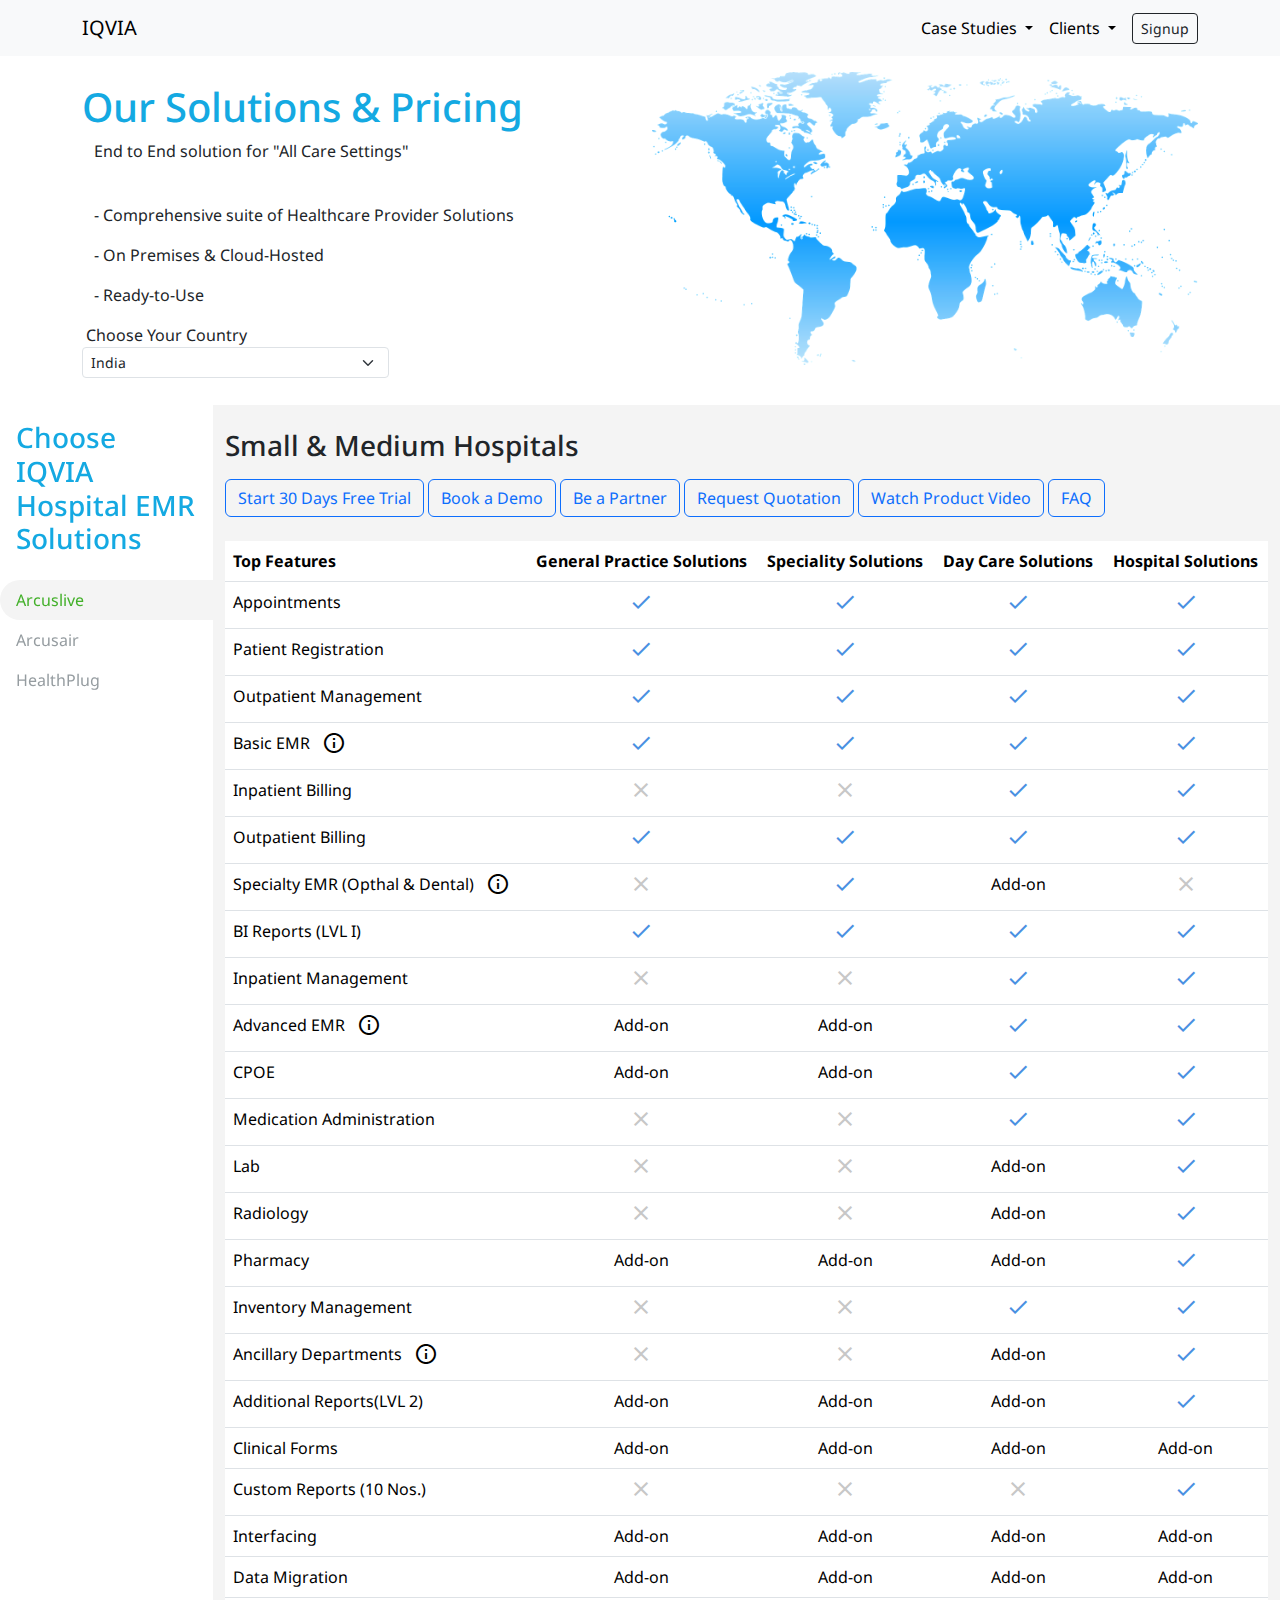
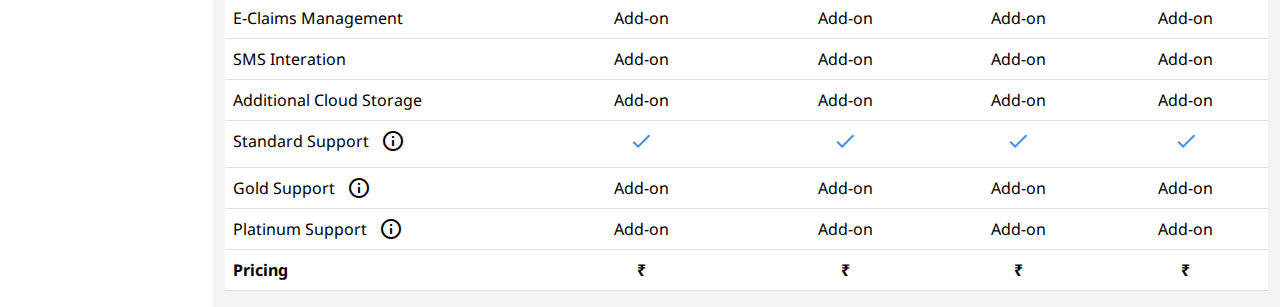
<file: index.html>
<!DOCTYPE html>
<html lang="en">
    <head>
        <title>IQVIA Pricing Model</title>
        <meta charset="utf-8">
        <meta name="viewport" content="width=device-width, initial-scale=1">
        
        <!-- Latest compiled and minified CSS -->
        <link href="https://cdn.jsdelivr.net/npm/bootstrap@5.1.3/dist/css/bootstrap.min.css" rel="stylesheet">

        <!-- Google Icons -->
        <link href="https://fonts.googleapis.com/icon?family=Material+Icons" rel="stylesheet">
        <link href="https://fonts.googleapis.com/icon?family=Material+Icons+Outlined" rel="stylesheet">

        <!-- Fonts -->
        <link rel="preconnect" href="https://fonts.googleapis.com">
        <link rel="preconnect" href="https://fonts.gstatic.com" crossorigin>
        <link href="https://fonts.googleapis.com/css2?family=Noto+Sans&display=swap" rel="stylesheet">

        <!-- Custom Css -->
        <link rel="stylesheet" href="style.css">

    </head>
    <body>
        <nav class="navbar navbar-dark bg-light navbar-expand-lg justify-content-center">
            <div class="container">
                <a href="#" class="navbar-brand" style="color: black;">IQVIA</a>
                <button class="navbar-toggler order-2" type="button" data-bs-toggle="collapse" data-bs-target="#collapsingNavbar1">
                    <span class="navbar-toggler-icon"></span>
                </button> 
                <div class="navbar-collapse collapse" id="collapsingNavbar1">
                    <ul class="navbar-nav w-100 ms-auto justify-content-end">
                        <!-- <li class="nav-item active">
                            <a href="#" class="nav-link" style="color: black;">Case Stuides</a>
                        </li>
                        <li class="nav-item">
                            <a href="#" class="nav-link" style="color: black;">Client List</a>
                        </li> -->
                        <li class="nav-item dropdown">
                          <a class="nav-link dropdown-toggle" href="#" id="navbarDropdown" role="button" data-bs-toggle="dropdown" aria-expanded="false" style="color: black;">
                            Case Studies
                          </a>
                          <ul class="dropdown-menu" aria-labelledby="navbarDropdown">
                            <li><a class="dropdown-item" href="#">Case Study 1</a></li>
                            <li><a class="dropdown-item" href="#">Case Study 2</a></li>
                            <li><a class="dropdown-item" href="#">Case Study 3</a></li>
                            <li><a class="dropdown-item" href="#">Case Study 4</a></li>
                          </ul>
                        </li>
                        <li class="nav-item dropdown">
                          <a class="nav-link dropdown-toggle" href="#" id="navbarDropdown" role="button" data-bs-toggle="dropdown" aria-expanded="false" style="color: black;">
                            Clients
                          </a>
                          <ul class="dropdown-menu" aria-labelledby="navbarDropdown">
                            <li><a class="dropdown-item" href="#">Client 1</a></li>
                            <li><a class="dropdown-item" href="#">Client 2</a></li>
                            <li><a class="dropdown-item" href="#">Client 3</a></li>
                            <li><a class="dropdown-item" href="#">Client 4</a></li>
                          </ul>
                        </li>
                    </ul>
                </div>
                <ul class="navbar-nav order-1">
                    <li class="nav-item">
                        <div>
                            <button type="button" class="btn btn-sm btn-outline-dark navbar-btn ms-2">Signup</button>
                        </div>
                    </li>
                </ul>
            </div>
        </nav>

        <!-- Saas Based Pricing Model -->
        <div class="container">
            <div class="row d-flex align-items-md-center">
                <div class="col-lg-6 pt-4 map-left">
                    <h1 style="color: #14a9e2;">Our Solutions & Pricing</h1>
                    <p>End to End solution for "All Care Settings"</p><br>
                    <p>- Comprehensive suite of Healthcare Provider Solutions</p>
                    <p>- On Premises & Cloud-Hosted</p>
                    <p>- Ready-to-Use</p>
                    <div class="row col-md-7"  style="padding-left: 12px;">
                      <label style="padding-left: 4px;">Choose Your Country</label>
                        <select class="form-select form-select-sm flex-shrink-1" aria-label="Default select example">
                            <option selected value="1">India</option>
                            <option value="2">USA</option>
                            <option value="3">Canada</option>
                            <option value="4">United Kingdom</option>
                            <option value="5">Australia</option>
                            <option value="6">Middle East</option>
                            <option value="7">South Middle East</option>
                            <option value="8">Africa</option>
                        </select>
                    </div>
                </div>
                <div class="col-lg-6 w-90">
                    <img src="global-health-hero.png" alt="map" class="img-fluid py-3">
                </div>
            </div>
        </div>
        <br>

        <!-- Tabs for Different Hospitals -->
        <div class="container-fluid d-lg-none">
            <br>
            <div class="row">
              <div class="col">
                <label style="color: white;">Choose IQVIA Hospital EMR Solutions</label>
                <select class="form-select mb-2" aria-label="Default select example">
                  <p></p>
                  <option selected>Select</option>
                  <option value="index.html">Arculive</option>
                  <option value="arcusair.html">Arcusair</option>
                  <option value="healthplug.html">Health Plug</option>
                </select>
              </div>
            </div>
            <br>
        </div>

        <div class="container-fluid">
            <div class="row">
              <div class="col-2 order-0 d-none d-lg-block" style="padding: 0px; background-color: white;" id="sticky-sidebar">
                <div class="sticky-top">
                    <h3 class="p-3" style="color:#14a9e2;">Choose IQVIA Hospital EMR Solutions</h3>
                    <div class="nav flex-column">
                        <a href="#_" class="nav-link active-sidebar">Arcuslive</a>
                        <a href="arcusair.html" class="nav-link" style="color: #959ca0">Arcusair</a>
                        <a href="healthplug.html" class="nav-link" style="color: #959ca0">HealthPlug</a>
                    </div>
                </div>
              </div>
              <div class="col order-1" style="background-color: #f4f4f4;">
                <div class="row pt-4">
                  <h3 class="pb-2">Small & Medium Hospitals</h3>
                  <div class="row pb-4">
                    <div class="col">
                      <button type="button" class="btn btn-outline-primary">Start 30 Days Free Trial</button>
                      <button type="button" class="btn btn-outline-primary">Book a Demo</button>
                      <button type="button" class="btn btn-outline-primary">Be a Partner</button>
                      <button type="button" class="btn btn-outline-primary">Request Quotation</button>
                      <button type="button" class="btn btn-outline-primary video-btn" data-bs-toggle="modal" data-bs-target="#videoModal" data-bs-src="https://www.youtube.com/embed/9hTzuRLa4pw">
                        Watch Product Video
                    </button>
                      <button type="button" class="btn btn-outline-primary">FAQ</button>
                    </div>                    
                  </div>
                </div>
                <!-- Modal -->
                <div class="modal fade" id="videoModal" tabindex="-1" role="dialog" aria-labelledby="dbschemaModalLabel" aria-hidden="true">
                  <div class="modal-dialog" role="document">
                      <div class="modal-content">
                          <div class="modal-body">
                              <button type="button" class="btn-close" data-bs-dismiss="modal" aria-label="Close"></button>
                              <div class="ratio ratio-16x9">
                                  <iframe class="embed-responsive-item" src="" id="video" allowscriptaccess="always" allow="autoplay" allowfullscreen></iframe>
                              </div>
                          </div>
                      </div>
                  </div>
                </div>
                <div class="table-responsive">
                  <table class="table">
                    <thead>
                      <tr>
                        <th>Top Features</th>
                        <th class="text-center">General Practice Solutions</th>
                        <th class="text-center">Speciality Solutions</th>
                        <th class="text-center">Day Care Solutions</th>
                        <th class="text-center">Hospital Solutions</th>
                      </tr>
                    </thead>
                    <tbody>
                      <tr>
                        <td>Appointments</td>
                        <td class="text-center"><span class="material-icons-outlined md-blue">done</span></td>
                        <td class="text-center"><span class="material-icons-outlined md-blue">done</span></td>
                        <td class="text-center"><span class="material-icons-outlined md-blue">done</span></td>
                        <td class="text-center"><span class="material-icons-outlined md-blue">done</span></td>
                      </tr>
                      <tr>
                        <td>Patient Registration</td>
                        <td class="text-center"><span class="material-icons-outlined md-blue">done</span></td>
                        <td class="text-center"><span class="material-icons-outlined md-blue">done</span></td>
                        <td class="text-center"><span class="material-icons-outlined md-blue">done</span></td>
                        <td class="text-center"><span class="material-icons-outlined md-blue">done</span></td>
                      </tr>
                      <tr>
                        <td>Outpatient Management</td>
                        <td class="text-center"><span class="material-icons-outlined md-blue">done</span></td>
                        <td class="text-center"><span class="material-icons-outlined md-blue">done</span></td>
                        <td class="text-center"><span class="material-icons-outlined md-blue">done</span></td>
                        <td class="text-center"><span class="material-icons-outlined md-blue">done</span></td>
                      </tr>
                      <tr>
                        <td>Basic EMR&nbsp;&nbsp;
                          <i class="material-icons-outlined align-bottom" 
                          data-bs-toggle="tooltip" 
                          data-bs-placement="right" 
                          data-bs-html="true"
                          title="1. CC / HPI <br>
                          2. Examination <br>
                          3. Charting & Assessment <br>
                          4. Diagnosis"> 
                          info</i></td>
                        <td class="text-center"><span class="material-icons-outlined md-blue">done</span></td>
                        <td class="text-center"><span class="material-icons-outlined md-blue">done</span></td>
                        <td class="text-center"><span class="material-icons-outlined md-blue">done</span></td>
                        <td class="text-center"><span class="material-icons-outlined md-blue">done</span></td>
                      </tr>
                      <tr>
                        <td>
                          Inpatient Billing</td>
                        <td class="text-center"><span class="material-icons-outlined md-inactive">close</span></td>
                        <td class="text-center"><span class="material-icons-outlined md-inactive">close</span></td>
                        <td class="text-center"><span class="material-icons-outlined md-blue">done</span></td>
                        <td class="text-center"><span class="material-icons-outlined md-blue">done</span></td>
                      </tr>
                      <tr>
                        <td>Outpatient Billing</td>
                        <td class="text-center"><span class="material-icons-outlined md-blue">done</span></td>
                        <td class="text-center"><span class="material-icons-outlined md-blue">done</span></td>
                        <td class="text-center"><span class="material-icons-outlined md-blue">done</span></td>
                        <td class="text-center"><span class="material-icons-outlined md-blue">done</span></td>
                      </tr>
                      <tr>
                        <td>
                          Specialty EMR (Opthal & Dental)&nbsp;&nbsp;
                          <i class="material-icons-outlined align-bottom" 
                          data-bs-toggle="tooltip" 
                          data-bs-placement="right" 
                          data-bs-html="true"
                          title="1. Refraction <br>
                          2. Glass Prescription <br>
                          3. Ophthal Examination <br>
                          4. Annotation"> 
                          info</i></td>
                        <td class="text-center"><span class="material-icons-outlined md-inactive">close</span></td>
                        <td class="text-center"><span class="material-icons-outlined md-blue">done</span></td>
                        <td class="text-center">Add-on</td>
                        <td class="text-center"><span class="material-icons-outlined md-inactive">close</span></td>
                      </tr>
                      <tr>
                        <td>BI Reports (LVL I)</td>
                        <td class="text-center"><span class="material-icons-outlined md-blue">done</span></td>
                        <td class="text-center"><span class="material-icons-outlined md-blue">done</span></td>
                        <td class="text-center"><span class="material-icons-outlined md-blue">done</span></td>
                        <td class="text-center"><span class="material-icons-outlined md-blue">done</span></td>
                      </tr>
                      <tr>
                        <td>Inpatient Management</td>
                        <td class="text-center"><span class="material-icons-outlined md-inactive">close</span></td>
                        <td class="text-center"><span class="material-icons-outlined md-inactive">close</span></td>
                        <td class="text-center"><span class="material-icons-outlined md-blue">done</span></td>
                        <td class="text-center"><span class="material-icons-outlined md-blue">done</span></td>
                      </tr>
                      <tr>
                        <td>
                          Advanced EMR&nbsp;&nbsp;
                          <i class="material-icons-outlined align-bottom" 
                          data-bs-toggle="tooltip" 
                          data-bs-placement="right" 
                          data-bs-html="true"
                          title="1. Basic EMR + <br>
                          2. ICD9 and ICD10 <br>
                          3. Timeline <br>
                          4. Vaccines <br>
                          5. Lab <br>
                          6. Radiology <br>
                          7. Pathology <br>
                          8. Procedures <br>
                          9. IPD EMR">  
                          info</i></td>
                        <td class="text-center">Add-on</td>
                        <td class="text-center">Add-on</td>
                        <td class="text-center"><span class="material-icons-outlined md-blue">done</span></td>
                        <td class="text-center"><span class="material-icons-outlined md-blue">done</span></td>
                      </tr>
                      <tr>
                        <td>CPOE</td>
                        <td class="text-center">Add-on</td>
                        <td class="text-center">Add-on</td>
                        <td class="text-center"><span class="material-icons-outlined md-blue">done</span></td>
                        <td class="text-center"><span class="material-icons-outlined md-blue">done</span></td>
                      </tr>
                      <tr>
                        <td>Medication Administration</td>
                        <td class="text-center"><span class="material-icons-outlined md-inactive">close</span></td>
                        <td class="text-center"><span class="material-icons-outlined md-inactive">close</span></td>
                        <td class="text-center"><span class="material-icons-outlined md-blue">done</span></td>
                        <td class="text-center"><span class="material-icons-outlined md-blue">done</span></td>
                      </tr>
                      <tr>
                        <td>Lab</td>
                        <td class="text-center"><span class="material-icons-outlined md-inactive">close</span></td>
                        <td class="text-center"><span class="material-icons-outlined md-inactive">close</span></td>
                        <td class="text-center">Add-on</td>
                        <td class="text-center"><span class="material-icons-outlined md-blue">done</span></td>
                      </tr>
                      <tr>
                        <td>Radiology</td>
                        <td class="text-center"><span class="material-icons-outlined md-inactive">close</span></td>
                        <td class="text-center"><span class="material-icons-outlined md-inactive">close</span></td>
                        <td class="text-center">Add-on</td>
                        <td class="text-center"><span class="material-icons-outlined md-blue">done</span></td>
                      </tr>
                      <tr>
                        <td>Pharmacy</td>
                        <td class="text-center">Add-on</td>
                        <td class="text-center">Add-on</td>
                        <td class="text-center">Add-on</td>
                        <td class="text-center"><span class="material-icons-outlined md-blue">done</span></td>
                      </tr>
                      <tr>
                        <td>Inventory Management</td>
                        <td class="text-center"><span class="material-icons-outlined md-inactive">close</span></td>
                        <td class="text-center"><span class="material-icons-outlined md-inactive">close</span></td>
                        <td class="text-center"><span class="material-icons-outlined md-blue">done</span></td>
                        <td class="text-center"><span class="material-icons-outlined md-blue">done</span></td>
                      </tr>
                      <tr>
                        <td>
                          Ancillary Departments&nbsp;&nbsp;
                          <i class="material-icons-outlined align-bottom" 
                          data-bs-toggle="tooltip" 
                          data-bs-placement="right" 
                          data-bs-html="true"
                          title="1. MRD <br>
                          2. Diet <br>
                          3. Labour Room <br>
                          4. Emergency <br>
                          5. CSSD"> 
                          info</i></td>
                        <td class="text-center"><span class="material-icons-outlined md-inactive">close</span></td>
                        <td class="text-center"><span class="material-icons-outlined md-inactive">close</span></td>
                        <td class="text-center">Add-on</td>
                        <td class="text-center"><span class="material-icons-outlined md-blue">done</span></td>
                      </tr>
                      <tr>
                        <td>Additional Reports(LVL 2)</td>
                        <td class="text-center">Add-on</td>
                        <td class="text-center">Add-on</td>
                        <td class="text-center">Add-on</td>
                        <td class="text-center"><span class="material-icons-outlined md-blue">done</span></td>
                      </tr>
                      <tr>
                        <td>Clinical Forms</td>
                        <td class="text-center">Add-on</td>
                        <td class="text-center">Add-on</td>
                        <td class="text-center">Add-on</td>
                        <td class="text-center">Add-on</td>
                      </tr>
                      <tr>
                        <td>Custom Reports (10 Nos.)</td>
                        <td class="text-center"><span class="material-icons-outlined md-inactive">close</span></td>
                        <td class="text-center"><span class="material-icons-outlined md-inactive">close</span></td>
                        <td class="text-center"><span class="material-icons-outlined md-inactive">close</span></td>
                        <td class="text-center"><span class="material-icons-outlined md-blue">done</span></td>
                      </tr>
                      <tr>
                        <td>Interfacing</td>
                        <td class="text-center">Add-on</td>
                        <td class="text-center">Add-on</td>
                        <td class="text-center">Add-on</td>
                        <td class="text-center">Add-on</td>
                      </tr>
                      <tr>
                        <td>Data Migration</td>
                        <td class="text-center">Add-on</td>
                        <td class="text-center">Add-on</td>
                        <td class="text-center">Add-on</td>
                        <td class="text-center">Add-on</td>
                      </tr>
                      <tr>
                        <td>E-Claims Management</td>
                        <td class="text-center">Add-on</td>
                        <td class="text-center">Add-on</td>
                        <td class="text-center">Add-on</td>
                        <td class="text-center">Add-on</td>
                      </tr>
                      <tr>
                        <td>SMS Interation</td>
                        <td class="text-center">Add-on</td>
                        <td class="text-center">Add-on</td>
                        <td class="text-center">Add-on</td>
                        <td class="text-center">Add-on</td>
                      </tr>
                      <tr>
                        <td>Additional Cloud Storage</td>
                        <td class="text-center">Add-on</td>
                        <td class="text-center">Add-on</td>
                        <td class="text-center">Add-on</td>
                        <td class="text-center">Add-on</td>
                      </tr>
                      <tr>
                        <td>
                          Standard Support&nbsp;&nbsp;
                          <i class="material-icons-outlined align-bottom" 
                          data-bs-toggle="tooltip" 
                          data-bs-placement="right" 
                          data-bs-html="true"
                          title="1. Support Portal, Email <br>
                          2. Response within 4 hours <br>"> 
                          info</i></td>
                          <td class="text-center"><span class="material-icons-outlined md-blue">done</span></td>
                          <td class="text-center"><span class="material-icons-outlined md-blue">done</span></td>
                          <td class="text-center"><span class="material-icons-outlined md-blue">done</span></td>
                          <td class="text-center"><span class="material-icons-outlined md-blue">done</span></td>
                      </tr>
                      <tr>
                        <td>
                          Gold Support&nbsp;&nbsp;
                          <i class="material-icons-outlined align-bottom" 
                          data-bs-toggle="tooltip" 
                          data-bs-placement="right" 
                          data-bs-html="true"
                          title="1. Standard + Live chat, phone<br>
                          2. Support on holidays and post business hours<br>
                          3. Response within 2 hours<br>"> 
                          info</i></td>
                        <td class="text-center">Add-on</td>
                        <td class="text-center">Add-on</td>
                        <td class="text-center">Add-on</td>
                        <td class="text-center">Add-on</td>
                      </tr>
                      <tr>
                        <td>
                          Platinum Support&nbsp;&nbsp;
                          <i class="material-icons-outlined align-bottom" 
                          data-bs-toggle="tooltip" 
                          data-bs-placement="right" 
                          data-bs-html="true"
                          title="1. Support on holidays and post business hours<br>
                          2. Dedicated support team for business continuity<br>
                          3. Response within 1 hour<br>"> 
                          info</i></td>
                        <td class="text-center">Add-on</td>
                        <td class="text-center">Add-on</td>
                        <td class="text-center">Add-on</td>
                        <td class="text-center">Add-on</td>
                      </tr>
                      <tr style="font-weight: bold;">
                        <td>Pricing</td>
                        <td class="text-center">₹</td>
                        <td class="text-center">₹</td>
                        <td class="text-center">₹</td>
                        <td class="text-center">₹</td>
                      </tr>
                    </tbody>
                  </table>
                </div>
              </div>
            </div>
        </div>
        
        <!-- Latest compiled JavaScript -->
        <script src="https://cdn.jsdelivr.net/npm/bootstrap@5.1.3/dist/js/bootstrap.bundle.min.js"></script>
        <!-- Custom Scripts -->
        <script src="script.js"></script>
    </body>
</html>
</file>
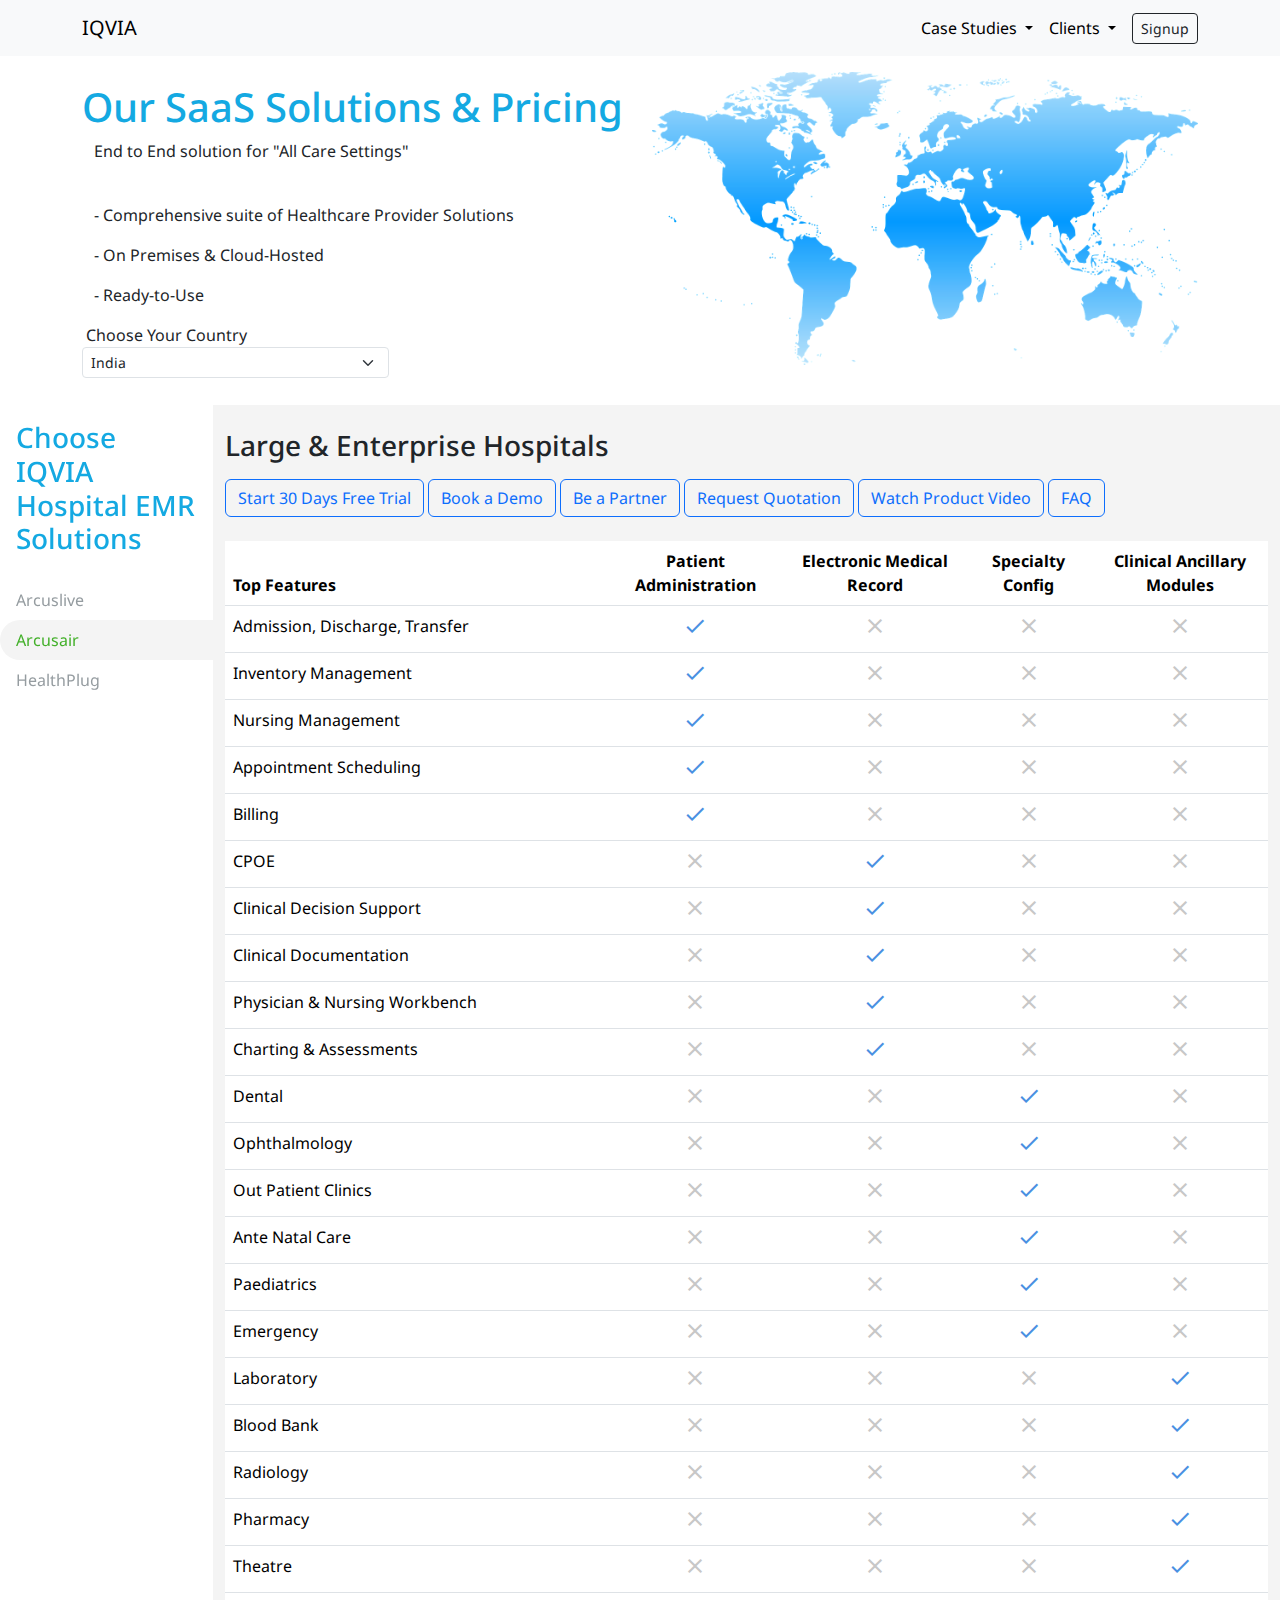
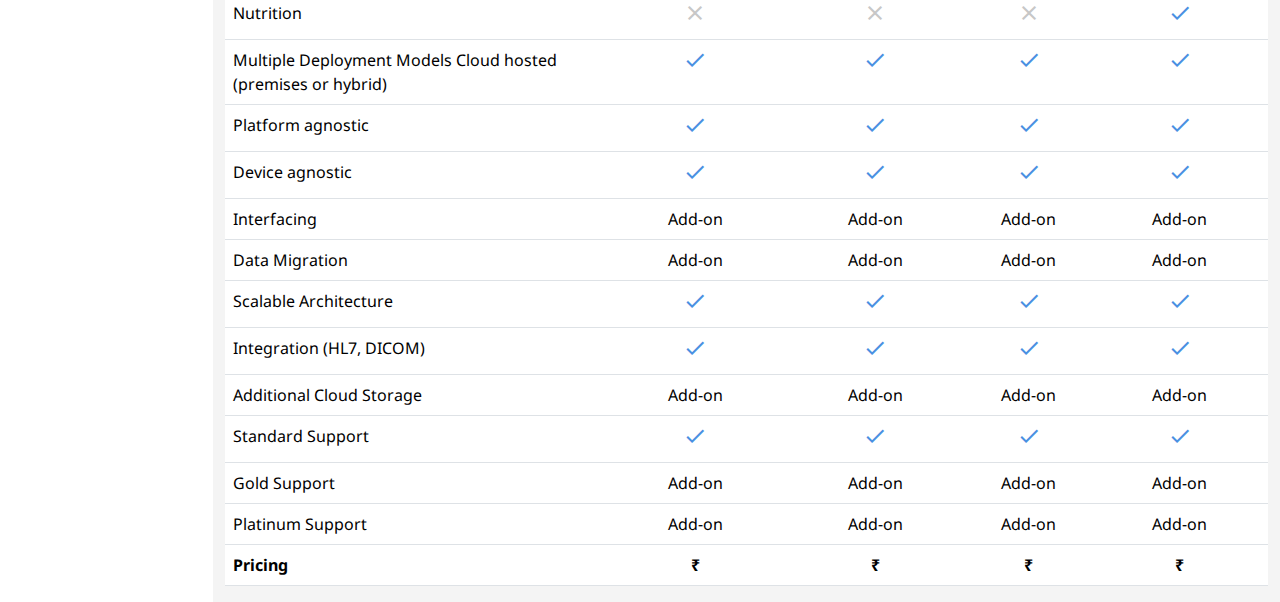
<file: arcusair.html>
<!DOCTYPE html>
<html lang="en">
    <head>
        <title>IQVIA Pricing Model</title>
        <meta charset="utf-8">
        <meta name="viewport" content="width=device-width, initial-scale=1">
        
        <!-- Latest compiled and minified CSS -->
        <link href="https://cdn.jsdelivr.net/npm/bootstrap@5.1.3/dist/css/bootstrap.min.css" rel="stylesheet">

        <!-- Google Icons -->
        <link href="https://fonts.googleapis.com/icon?family=Material+Icons" rel="stylesheet">
        <link href="https://fonts.googleapis.com/icon?family=Material+Icons+Outlined" rel="stylesheet">

        <!-- Fonts -->
        <link rel="preconnect" href="https://fonts.googleapis.com">
        <link rel="preconnect" href="https://fonts.gstatic.com" crossorigin>
        <link href="https://fonts.googleapis.com/css2?family=Noto+Sans&display=swap" rel="stylesheet">

        <!-- Custom Css -->
        <link rel="stylesheet" href="style.css">

    </head>
    <body>
      <nav class="navbar navbar-dark bg-light navbar-expand-lg justify-content-center">
        <div class="container">
            <a href="#" class="navbar-brand" style="color: black;">IQVIA</a>
            <button class="navbar-toggler order-2" type="button" data-bs-toggle="collapse" data-bs-target="#collapsingNavbar1">
                <span class="navbar-toggler-icon"></span>
            </button> 
            <div class="navbar-collapse collapse" id="collapsingNavbar1">
                <ul class="navbar-nav w-100 ms-auto justify-content-end">
                    <!-- <li class="nav-item active">
                        <a href="#" class="nav-link" style="color: black;">Case Stuides</a>
                    </li>
                    <li class="nav-item">
                        <a href="#" class="nav-link" style="color: black;">Client List</a>
                    </li> -->
                    <li class="nav-item dropdown">
                      <a class="nav-link dropdown-toggle" href="#" id="navbarDropdown" role="button" data-bs-toggle="dropdown" aria-expanded="false" style="color: black;">
                        Case Studies
                      </a>
                      <ul class="dropdown-menu" aria-labelledby="navbarDropdown">
                        <li><a class="dropdown-item" href="#">Case Study 1</a></li>
                        <li><a class="dropdown-item" href="#">Case Study 2</a></li>
                        <li><a class="dropdown-item" href="#">Case Study 3</a></li>
                        <li><a class="dropdown-item" href="#">Case Study 4</a></li>
                      </ul>
                    </li>
                    <li class="nav-item dropdown">
                      <a class="nav-link dropdown-toggle" href="#" id="navbarDropdown" role="button" data-bs-toggle="dropdown" aria-expanded="false" style="color: black;">
                        Clients
                      </a>
                      <ul class="dropdown-menu" aria-labelledby="navbarDropdown">
                        <li><a class="dropdown-item" href="#">Client 1</a></li>
                        <li><a class="dropdown-item" href="#">Client 2</a></li>
                        <li><a class="dropdown-item" href="#">Client 3</a></li>
                        <li><a class="dropdown-item" href="#">Client 4</a></li>
                      </ul>
                    </li>
                </ul>
            </div>
            <ul class="navbar-nav order-1">
                <li class="nav-item">
                    <div>
                        <button type="button" class="btn btn-sm btn-outline-dark navbar-btn ms-2">Signup</button>
                    </div>
                </li>
            </ul>
        </div>
      </nav>

        <!-- Saas Based Pricing Model -->
        <div class="container">
            <div class="row d-flex align-items-md-center">
                <div class="col-lg-6 pt-4 map-left">
                    <h1 style="color: #14a9e2;">Our SaaS Solutions & Pricing</h1>
                    <p>End to End solution for "All Care Settings"</p><br>
                    <p>- Comprehensive suite of Healthcare Provider Solutions</p>
                    <p>- On Premises & Cloud-Hosted</p>
                    <p>- Ready-to-Use</p>
                    <div class="row col-md-7" style="padding-left: 12px;">
                      <label style="padding-left: 4px;">Choose Your Country</label>
                        <select class="form-select form-select-sm flex-shrink-1" aria-label="Default select example">
                            <option selected value="1">India</option>
                            <option value="2">USA</option>
                            <option value="3">Canada</option>
                            <option value="4">United Kingdom</option>
                            <option value="5">Australia</option>
                            <option value="6">Middle East</option>
                            <option value="7">South Middle East</option>
                            <option value="8">Africa</option>
                        </select>
                    </div>
                </div>
                <div class="col-lg-6 w-90">
                    <img src="global-health-hero.png" alt="map" class="img-fluid py-3">
                </div>
            </div>
        </div>
        <br>

        <!-- Tabs for Different Hospitals -->
        <div class="container-fluid d-lg-none">
            <br>
            <div class="row">
              <div class="col">
                <label style="color: white;">Choose IQVIA Hospital EMR Solutions</label>
                <select class="form-select mb-2" aria-label="Default select example" onchange="location = this.value;">
                  <option selected>Select</option>
                  <option value="index.html">Arcuslive</option>
                  <option value="arcusair.html">Arcusair</option>
                  <option value="healthplug.html">Health Plug</option>
                </select>
              </div>
            </div>
            <br>
        </div>

        <div class="container-fluid">
            <div class="row">
              <div class="col-2 order-0 d-none d-lg-block" style="padding: 0px; background-color: white;" id="sticky-sidebar">
                <div class="sticky-top">
                    <h3 class="p-3" style="color:#14a9e2;">Choose IQVIA Hospital EMR Solutions</h3>
                    <div class="nav flex-column">
                        <a href="index.html" class="nav-link" style="color: #959ca0">Arcuslive</a>
                        <a href="#_" class="nav-link active-sidebar">Arcusair</a>
                        <a href="healthplug.html" class="nav-link" style="color: #959ca0">HealthPlug</a>
                    </div>
                </div>
              </div>
              <div class="col order-1" style="background-color: #f4f4f4;">
                <div class="row pt-4">
                  <h3 class="pb-2">Large & Enterprise Hospitals</h3>
                  <div class="row pb-4">
                    <div class="col">
                      <button type="button" class="btn btn-outline-primary">Start 30 Days Free Trial</button>
                      <button type="button" class="btn btn-outline-primary">Book a Demo</button>
                      <button type="button" class="btn btn-outline-primary">Be a Partner</button>
                      <button type="button" class="btn btn-outline-primary">Request Quotation</button>
                      <button type="button" class="btn btn-outline-primary video-btn" data-bs-toggle="modal" data-bs-target="#videoModal" data-bs-src="https://www.youtube.com/embed/9hTzuRLa4pw">
                        Watch Product Video
                    </button>
                      <button type="button" class="btn btn-outline-primary">FAQ</button>
                    </div>                    
                  </div>
                </div>
                <!-- Modal -->
                <div class="modal fade" id="videoModal" tabindex="-1" role="dialog" aria-labelledby="dbschemaModalLabel" aria-hidden="true">
                  <div class="modal-dialog" role="document">
                      <div class="modal-content">
                          <div class="modal-body">
                              <button type="button" class="btn-close" data-bs-dismiss="modal" aria-label="Close"></button>
                              <div class="ratio ratio-16x9">
                                  <iframe class="embed-responsive-item" src="" id="video" allowscriptaccess="always" allow="autoplay" allowfullscreen></iframe>
                              </div>
                          </div>
                      </div>
                  </div>
                </div>
                <div class="table-responsive">
                  <table class="table">
                    <thead>
                      <tr>
                        <th>Top Features</th>
                        <th class="text-center">Patient Administration</th>
                        <th class="text-center">Electronic Medical Record</th>
                        <th class="text-center">Specialty Config</th>
                        <th class="text-center">Clinical Ancillary Modules</th>
                      </tr>
                    </thead>
                    <tbody>
                      <tr>
                        <td>Admission, Discharge, Transfer</td>
                        <td class="text-center"><span class="material-icons-outlined md-blue">done</span></td>
                        <td class="text-center"><span class="material-icons-outlined md-inactive">close</span></td>
                        <td class="text-center"><span class="material-icons-outlined md-inactive">close</span></td>
                        <td class="text-center"><span class="material-icons-outlined md-inactive">close</span></td>
                      </tr>
                      <tr>
                        <td>Inventory Management</td>
                        <td class="text-center"><span class="material-icons-outlined md-blue">done</span></td>
                        <td class="text-center"><span class="material-icons-outlined md-inactive">close</span></td>
                        <td class="text-center"><span class="material-icons-outlined md-inactive">close</span></td>
                        <td class="text-center"><span class="material-icons-outlined md-inactive">close</span></td>
                      </tr>
                      <tr>
                        <td>Nursing Management</td>
                        <td class="text-center"><span class="material-icons-outlined md-blue">done</span></td>
                        <td class="text-center"><span class="material-icons-outlined md-inactive">close</span></td>
                        <td class="text-center"><span class="material-icons-outlined md-inactive">close</span></td>
                        <td class="text-center"><span class="material-icons-outlined md-inactive">close</span></td>
                      </tr>
                      <tr>
                        <td>Appointment Scheduling</td>
                        <td class="text-center"><span class="material-icons-outlined md-blue">done</span></td>
                        <td class="text-center"><span class="material-icons-outlined md-inactive">close</span></td>
                        <td class="text-center"><span class="material-icons-outlined md-inactive">close</span></td>
                        <td class="text-center"><span class="material-icons-outlined md-inactive">close</span></td>
                      </tr>
                      <tr>
                        <td>Billing</td>
                        <td class="text-center"><span class="material-icons-outlined md-blue">done</span></td>
                        <td class="text-center"><span class="material-icons-outlined md-inactive">close</span></td>
                        <td class="text-center"><span class="material-icons-outlined md-inactive">close</span></td>
                        <td class="text-center"><span class="material-icons-outlined md-inactive">close</span></td>
                      </tr>
                      <tr>
                        <td>CPOE</td>
                        <td class="text-center"><span class="material-icons-outlined md-inactive">close</span></td>
                        <td class="text-center"><span class="material-icons-outlined md-blue">done</span></td>
                        <td class="text-center"><span class="material-icons-outlined md-inactive">close</span></td>
                        <td class="text-center"><span class="material-icons-outlined md-inactive">close</span></td>
                      </tr>
                      <tr>
                        <td>Clinical Decision Support</td>
                        <td class="text-center"><span class="material-icons-outlined md-inactive">close</span></td>
                        <td class="text-center"><span class="material-icons-outlined md-blue">done</span></td>
                        <td class="text-center"><span class="material-icons-outlined md-inactive">close</span></td>
                        <td class="text-center"><span class="material-icons-outlined md-inactive">close</span></td>
                      </tr>
                      <tr>
                        <td>Clinical Documentation</td>
                        <td class="text-center"><span class="material-icons-outlined md-inactive">close</span></td>
                        <td class="text-center"><span class="material-icons-outlined md-blue">done</span></td>
                        <td class="text-center"><span class="material-icons-outlined md-inactive">close</span></td>
                        <td class="text-center"><span class="material-icons-outlined md-inactive">close</span></td>
                      </tr>
                      <tr>
                        <td>Physician & Nursing Workbench</td>
                        <td class="text-center"><span class="material-icons-outlined md-inactive">close</span></td>
                        <td class="text-center"><span class="material-icons-outlined md-blue">done</span></td>
                        <td class="text-center"><span class="material-icons-outlined md-inactive">close</span></td>
                        <td class="text-center"><span class="material-icons-outlined md-inactive">close</span></td>
                      </tr>
                      <tr>
                        <td>Charting & Assessments</td>
                        <td class="text-center"><span class="material-icons-outlined md-inactive">close</span></td>
                        <td class="text-center"><span class="material-icons-outlined md-blue">done</span></td>
                        <td class="text-center"><span class="material-icons-outlined md-inactive">close</span></td>
                        <td class="text-center"><span class="material-icons-outlined md-inactive">close</span></td>
                      </tr>
                      <tr>
                        <td>Dental</td>
                        <td class="text-center"><span class="material-icons-outlined md-inactive">close</span></td>
                        <td class="text-center"><span class="material-icons-outlined md-inactive">close</span></td>
                        <td class="text-center"><span class="material-icons-outlined md-blue">done</span></td>
                        <td class="text-center"><span class="material-icons-outlined md-inactive">close</span></td>
                      </tr>
                      <tr>
                        <td>Ophthalmology</td>
                        <td class="text-center"><span class="material-icons-outlined md-inactive">close</span></td>
                        <td class="text-center"><span class="material-icons-outlined md-inactive">close</span></td>
                        <td class="text-center"><span class="material-icons-outlined md-blue">done</span></td>
                        <td class="text-center"><span class="material-icons-outlined md-inactive">close</span></td>
                      </tr>
                      <tr>
                        <td>Out Patient Clinics</td>
                        <td class="text-center"><span class="material-icons-outlined md-inactive">close</span></td>
                        <td class="text-center"><span class="material-icons-outlined md-inactive">close</span></td>
                        <td class="text-center"><span class="material-icons-outlined md-blue">done</span></td>
                        <td class="text-center"><span class="material-icons-outlined md-inactive">close</span></td>
                      </tr>
                      <tr>
                        <td>Ante Natal Care</td>
                        <td class="text-center"><span class="material-icons-outlined md-inactive">close</span></td>
                        <td class="text-center"><span class="material-icons-outlined md-inactive">close</span></td>
                        <td class="text-center"><span class="material-icons-outlined md-blue">done</span></td>
                        <td class="text-center"><span class="material-icons-outlined md-inactive">close</span></td>
                      </tr>
                      <tr>
                        <td>Paediatrics</td>
                        <td class="text-center"><span class="material-icons-outlined md-inactive">close</span></td>
                        <td class="text-center"><span class="material-icons-outlined md-inactive">close</span></td>
                        <td class="text-center"><span class="material-icons-outlined md-blue">done</span></td>
                        <td class="text-center"><span class="material-icons-outlined md-inactive">close</span></td>
                      </tr>
                      <tr>
                        <td>Emergency</td>
                        <td class="text-center"><span class="material-icons-outlined md-inactive">close</span></td>
                        <td class="text-center"><span class="material-icons-outlined md-inactive">close</span></td>
                        <td class="text-center"><span class="material-icons-outlined md-blue">done</span></td>
                        <td class="text-center"><span class="material-icons-outlined md-inactive">close</span></td>
                      </tr>
                      <tr>
                        <td>Laboratory</td>
                        <td class="text-center"><span class="material-icons-outlined md-inactive">close</span></td>
                        <td class="text-center"><span class="material-icons-outlined md-inactive">close</span></td>
                        <td class="text-center"><span class="material-icons-outlined md-inactive">close</span></td>
                        <td class="text-center"><span class="material-icons-outlined md-blue">done</span></td>
                      </tr>
                      <tr>
                        <td>Blood Bank</td>
                        <td class="text-center"><span class="material-icons-outlined md-inactive">close</span></td>
                        <td class="text-center"><span class="material-icons-outlined md-inactive">close</span></td>
                        <td class="text-center"><span class="material-icons-outlined md-inactive">close</span></td>
                        <td class="text-center"><span class="material-icons-outlined md-blue">done</span></td>
                      </tr>
                      <tr>
                        <td>Radiology</td>
                        <td class="text-center"><span class="material-icons-outlined md-inactive">close</span></td>
                        <td class="text-center"><span class="material-icons-outlined md-inactive">close</span></td>
                        <td class="text-center"><span class="material-icons-outlined md-inactive">close</span></td>
                        <td class="text-center"><span class="material-icons-outlined md-blue">done</span></td>
                      </tr>
                      <tr>
                        <td>Pharmacy</td>
                        <td class="text-center"><span class="material-icons-outlined md-inactive">close</span></td>
                        <td class="text-center"><span class="material-icons-outlined md-inactive">close</span></td>
                        <td class="text-center"><span class="material-icons-outlined md-inactive">close</span></td>
                        <td class="text-center"><span class="material-icons-outlined md-blue">done</span></td>
                      </tr>
                      <tr>
                        <td>Theatre</td>
                        <td class="text-center"><span class="material-icons-outlined md-inactive">close</span></td>
                        <td class="text-center"><span class="material-icons-outlined md-inactive">close</span></td>
                        <td class="text-center"><span class="material-icons-outlined md-inactive">close</span></td>
                        <td class="text-center"><span class="material-icons-outlined md-blue">done</span></td>
                      </tr>
                      <tr>
                        <td>Nutrition</td>
                        <td class="text-center"><span class="material-icons-outlined md-inactive">close</span></td>
                        <td class="text-center"><span class="material-icons-outlined md-inactive">close</span></td>
                        <td class="text-center"><span class="material-icons-outlined md-inactive">close</span></td>
                        <td class="text-center"><span class="material-icons-outlined md-blue">done</span></td>
                      </tr>
                      <tr>
                        <td>Multiple Deployment Models
                          Cloud hosted (premises or hybrid)</td>
                          <td class="text-center"><span class="material-icons-outlined md-blue">done</span></td>
                          <td class="text-center"><span class="material-icons-outlined md-blue">done</span></td>
                          <td class="text-center"><span class="material-icons-outlined md-blue">done</span></td>
                          <td class="text-center"><span class="material-icons-outlined md-blue">done</span></td>
                      </tr>
                      <tr>
                        <td>Platform agnostic</td>
                          <td class="text-center"><span class="material-icons-outlined md-blue">done</span></td>
                          <td class="text-center"><span class="material-icons-outlined md-blue">done</span></td>
                          <td class="text-center"><span class="material-icons-outlined md-blue">done</span></td>
                          <td class="text-center"><span class="material-icons-outlined md-blue">done</span></td>
                      </tr>
                      <tr>
                        <td>Device agnostic</td>
                        <td class="text-center"><span class="material-icons-outlined md-blue">done</span></td>
                        <td class="text-center"><span class="material-icons-outlined md-blue">done</span></td>
                        <td class="text-center"><span class="material-icons-outlined md-blue">done</span></td>
                        <td class="text-center"><span class="material-icons-outlined md-blue">done</span></td>
                      </tr>
                      <tr>
                        <td>Interfacing</td>
                        <td class="text-center">Add-on</td>
                        <td class="text-center">Add-on</td>
                        <td class="text-center">Add-on</td>
                        <td class="text-center">Add-on</td>
                      </tr>
                      <tr>
                        <td>Data Migration</td>
                        <td class="text-center">Add-on</td>
                        <td class="text-center">Add-on</td>
                        <td class="text-center">Add-on</td>
                        <td class="text-center">Add-on</td>
                      </tr>
                      <tr>
                        <td>Scalable Architecture</td>
                        <td class="text-center"><span class="material-icons-outlined md-blue">done</span></td>
                        <td class="text-center"><span class="material-icons-outlined md-blue">done</span></td>
                        <td class="text-center"><span class="material-icons-outlined md-blue">done</span></td>
                        <td class="text-center"><span class="material-icons-outlined md-blue">done</span></td>
                      </tr>
                      <tr>
                        <td>Integration (HL7, DICOM)</td>
                        <td class="text-center"><span class="material-icons-outlined md-blue">done</span></td>
                        <td class="text-center"><span class="material-icons-outlined md-blue">done</span></td>
                        <td class="text-center"><span class="material-icons-outlined md-blue">done</span></td>
                        <td class="text-center"><span class="material-icons-outlined md-blue">done</span></td>
                      </tr>
                      <tr>
                        <td>Additional Cloud Storage</td>
                        <td class="text-center">Add-on</td>
                        <td class="text-center">Add-on</td>
                        <td class="text-center">Add-on</td>
                        <td class="text-center">Add-on</td>
                      </tr>
                      <tr>
                        <td>
                          Standard Support</td>
                          <td class="text-center"><span class="material-icons-outlined md-blue">done</span></td>
                          <td class="text-center"><span class="material-icons-outlined md-blue">done</span></td>
                          <td class="text-center"><span class="material-icons-outlined md-blue">done</span></td>
                          <td class="text-center"><span class="material-icons-outlined md-blue">done</span></td>
                      </tr>
                      <tr>
                        <td>
                          Gold Support</td>
                        <td class="text-center">Add-on</td>
                        <td class="text-center">Add-on</td>
                        <td class="text-center">Add-on</td>
                        <td class="text-center">Add-on</td>
                      </tr>
                      <tr>
                        <td>
                          Platinum Support</td>
                        <td class="text-center">Add-on</td>
                        <td class="text-center">Add-on</td>
                        <td class="text-center">Add-on</td>
                        <td class="text-center">Add-on</td>
                      </tr>
                      <tr style="font-weight: bold;">
                        <td>Pricing</td>
                        <td class="text-center">₹</td>
                        <td class="text-center">₹</td>
                        <td class="text-center">₹</td>
                        <td class="text-center">₹</td>
                      </tr>
                    </tbody>
                  </table>
                </div>
              </div>
            </div>
        </div>
        
        <!-- Latest compiled JavaScript -->
        <script src="https://cdn.jsdelivr.net/npm/bootstrap@5.1.3/dist/js/bootstrap.bundle.min.js"></script>
        <!-- Custom Scripts -->
        <script src="script.js"></script>
    </body>
</html>
</file>
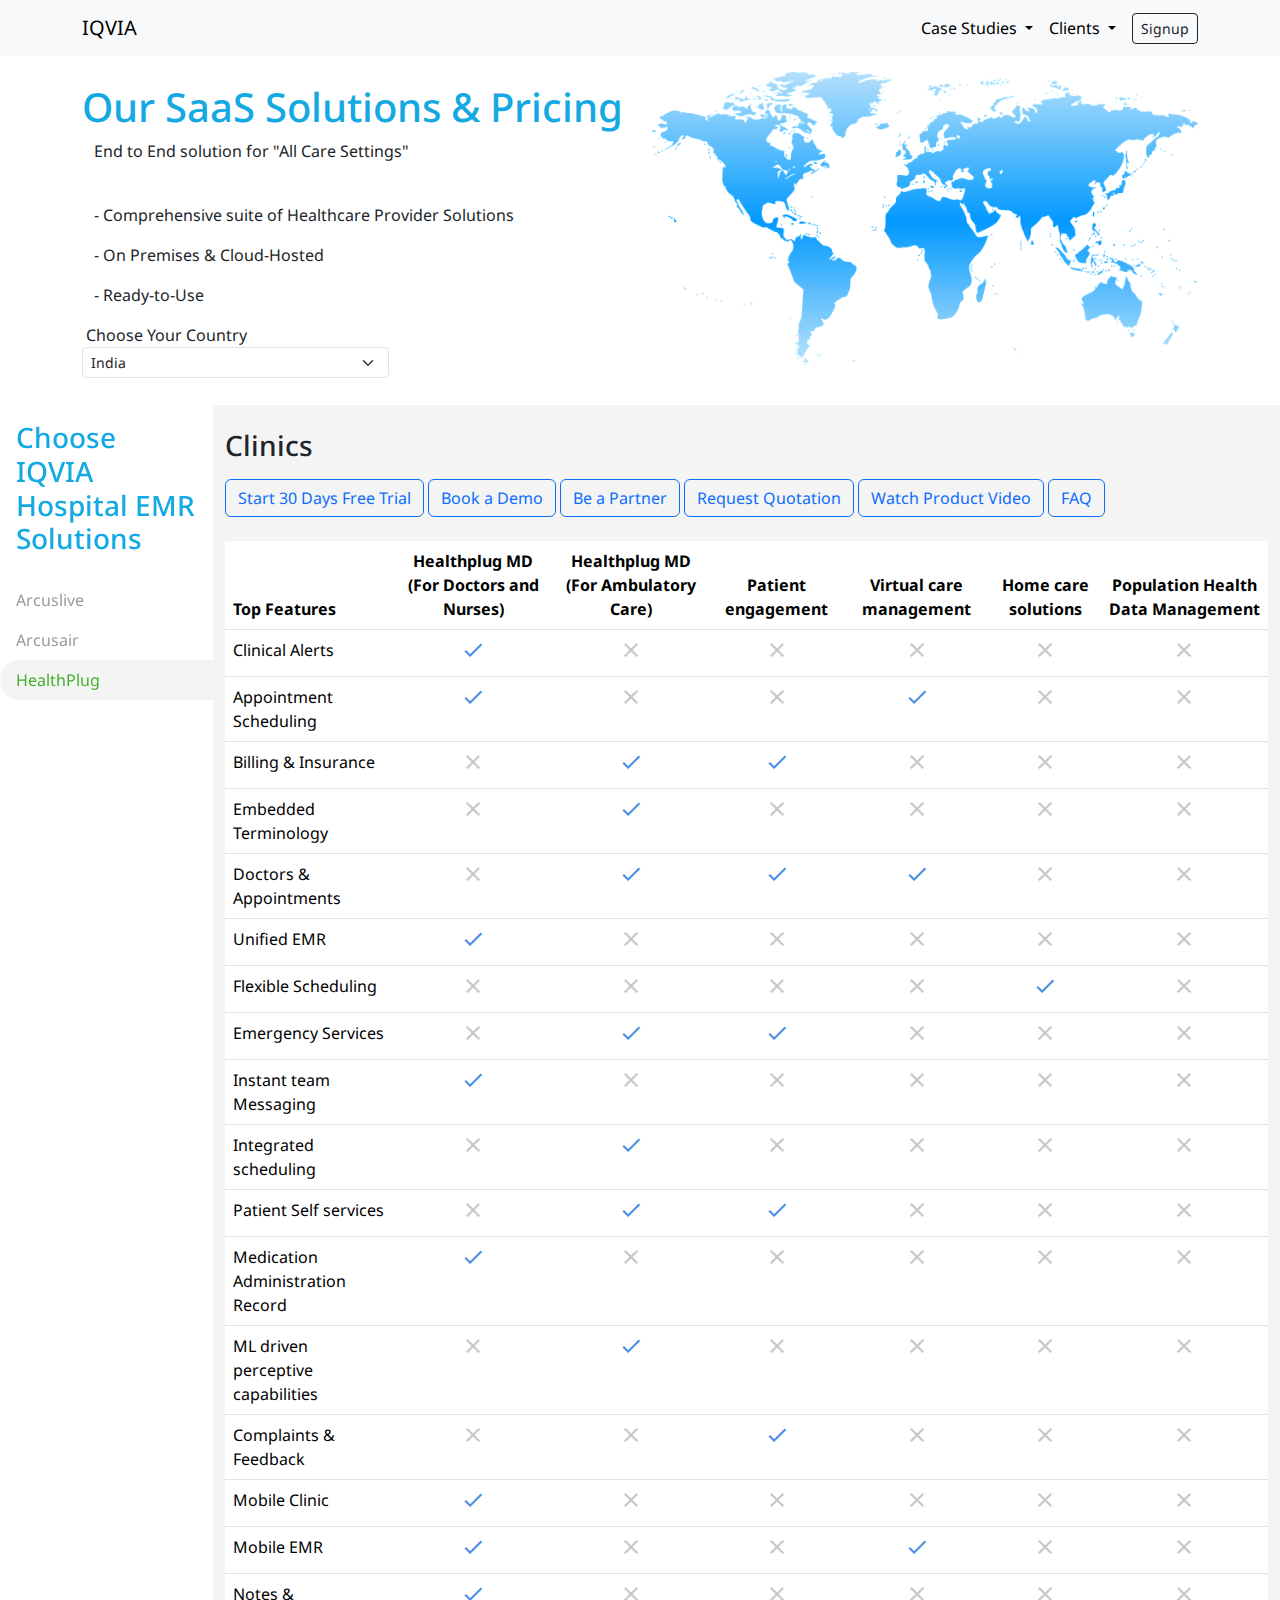
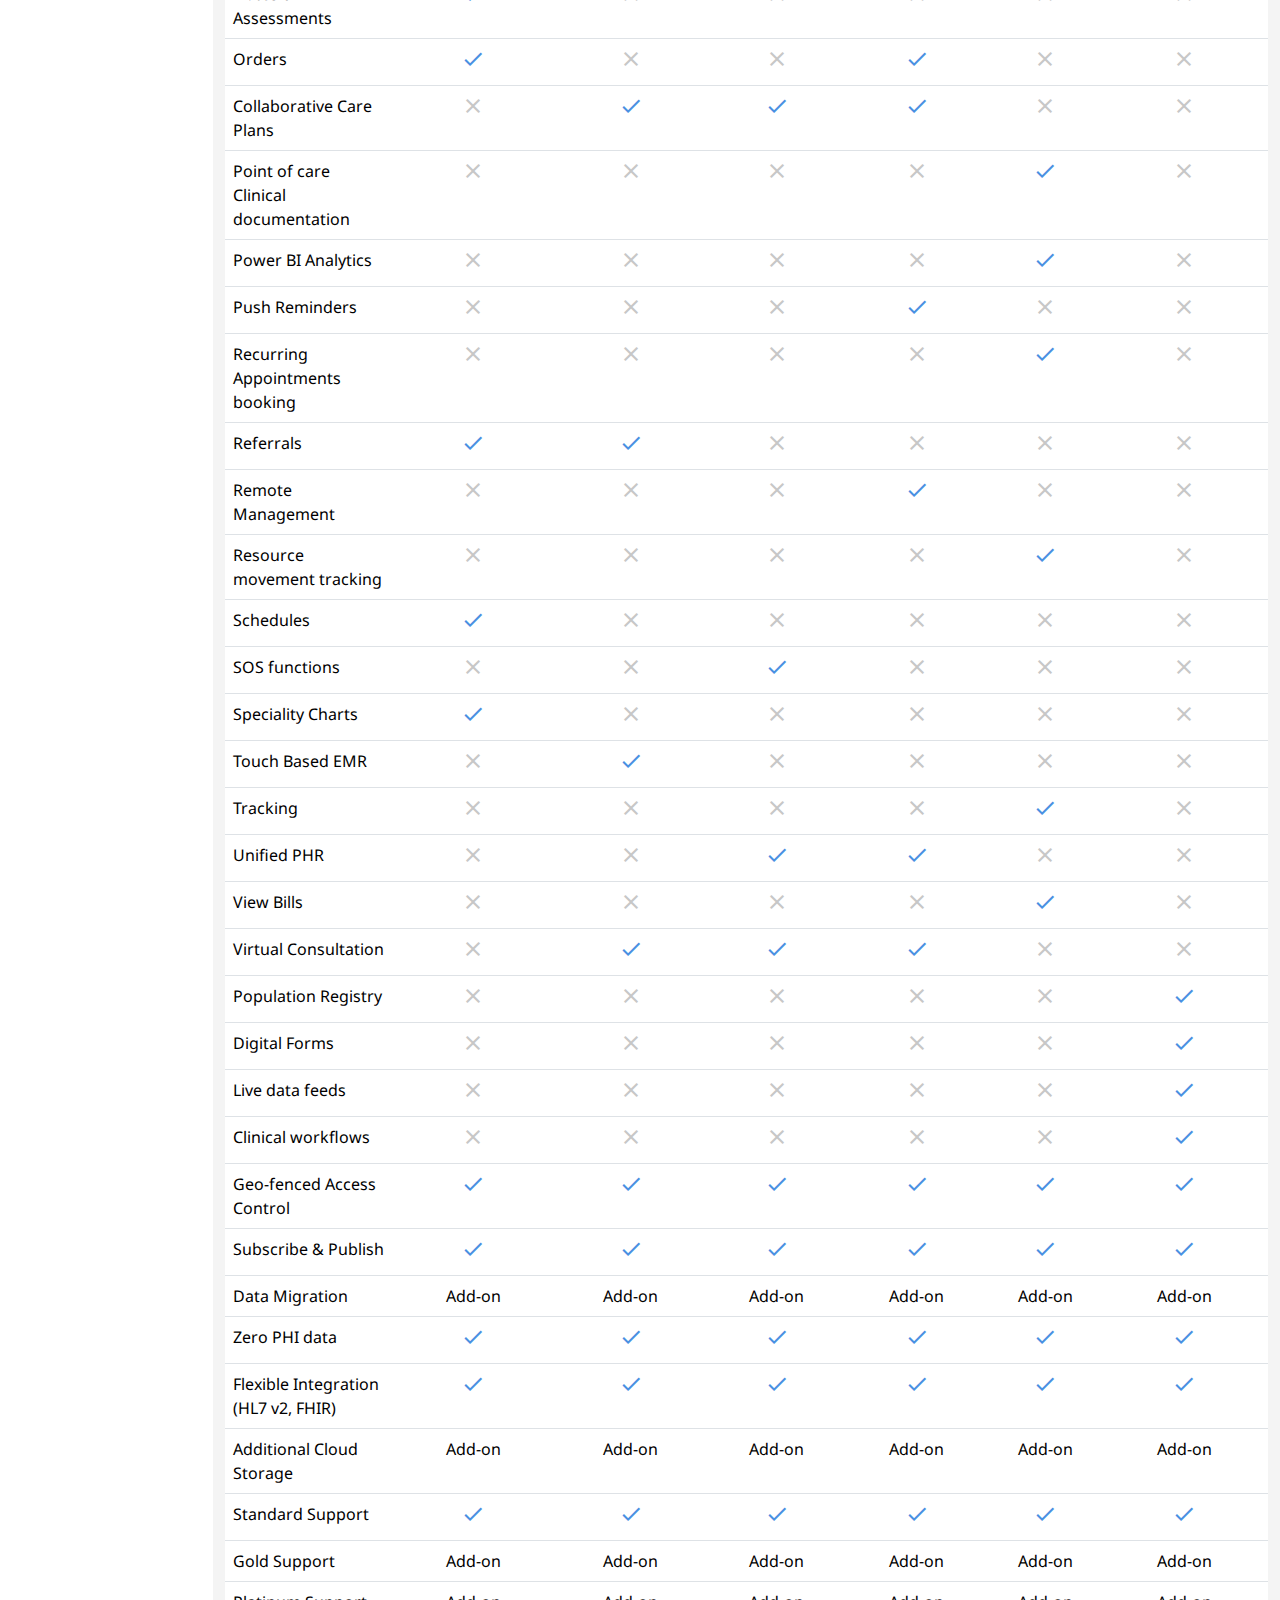
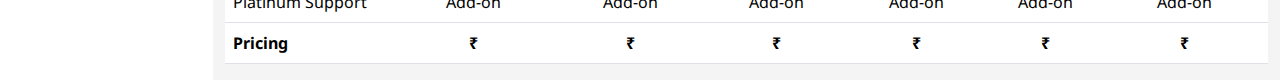
<file: healthplug.html>
<!DOCTYPE html>
<html lang="en">
    <head>
        <title>IQVIA Pricing Model</title>
        <meta charset="utf-8">
        <meta name="viewport" content="width=device-width, initial-scale=1">
        
        <!-- Latest compiled and minified CSS -->
        <link href="https://cdn.jsdelivr.net/npm/bootstrap@5.1.3/dist/css/bootstrap.min.css" rel="stylesheet">

        <!-- Google Icons -->
        <link href="https://fonts.googleapis.com/icon?family=Material+Icons" rel="stylesheet">
        <link href="https://fonts.googleapis.com/icon?family=Material+Icons+Outlined" rel="stylesheet">

        <!-- Fonts -->
        <link rel="preconnect" href="https://fonts.googleapis.com">
        <link rel="preconnect" href="https://fonts.gstatic.com" crossorigin>
        <link href="https://fonts.googleapis.com/css2?family=Noto+Sans&display=swap" rel="stylesheet">

        <!-- Custom Css -->
        <link rel="stylesheet" href="style.css">

    </head>
    <body>
      <nav class="navbar navbar-dark bg-light navbar-expand-lg justify-content-center">
        <div class="container">
            <a href="#" class="navbar-brand" style="color: black;">IQVIA</a>
            <button class="navbar-toggler order-2" type="button" data-bs-toggle="collapse" data-bs-target="#collapsingNavbar1">
                <span class="navbar-toggler-icon"></span>
            </button> 
            <div class="navbar-collapse collapse" id="collapsingNavbar1">
                <ul class="navbar-nav w-100 ms-auto justify-content-end">
                    <!-- <li class="nav-item active">
                        <a href="#" class="nav-link" style="color: black;">Case Stuides</a>
                    </li>
                    <li class="nav-item">
                        <a href="#" class="nav-link" style="color: black;">Client List</a>
                    </li> -->
                    <li class="nav-item dropdown">
                      <a class="nav-link dropdown-toggle" href="#" id="navbarDropdown" role="button" data-bs-toggle="dropdown" aria-expanded="false" style="color: black;">
                        Case Studies
                      </a>
                      <ul class="dropdown-menu" aria-labelledby="navbarDropdown">
                        <li><a class="dropdown-item" href="#">Case Study 1</a></li>
                        <li><a class="dropdown-item" href="#">Case Study 2</a></li>
                        <li><a class="dropdown-item" href="#">Case Study 3</a></li>
                        <li><a class="dropdown-item" href="#">Case Study 4</a></li>
                      </ul>
                    </li>
                    <li class="nav-item dropdown">
                      <a class="nav-link dropdown-toggle" href="#" id="navbarDropdown" role="button" data-bs-toggle="dropdown" aria-expanded="false" style="color: black;">
                        Clients
                      </a>
                      <ul class="dropdown-menu" aria-labelledby="navbarDropdown">
                        <li><a class="dropdown-item" href="#">Client 1</a></li>
                        <li><a class="dropdown-item" href="#">Client 2</a></li>
                        <li><a class="dropdown-item" href="#">Client 3</a></li>
                        <li><a class="dropdown-item" href="#">Client 4</a></li>
                      </ul>
                    </li>
                </ul>
            </div>
            <ul class="navbar-nav order-1">
                <li class="nav-item">
                    <div>
                        <button type="button" class="btn btn-sm btn-outline-dark navbar-btn ms-2">Signup</button>
                    </div>
                </li>
            </ul>
        </div>
      </nav>

        <!-- Saas Based Pricing Model -->
        <div class="container">
            <div class="row d-flex align-items-md-center">
                <div class="col-lg-6 pt-4 map-left">
                    <h1 style="color: #14a9e2;">Our SaaS Solutions & Pricing</h1>
                    <p>End to End solution for "All Care Settings"</p><br>
                    <p>- Comprehensive suite of Healthcare Provider Solutions</p>
                    <p>- On Premises & Cloud-Hosted</p>
                    <p>- Ready-to-Use</p>
                    <div class="row col-md-7" style="padding-left: 12px;">
                      <label style="padding-left: 4px;">Choose Your Country</label>
                        <select class="form-select form-select-sm flex-shrink-1" aria-label="Default select example">
                            <option selected value="1">India</option>
                            <option value="2">USA</option>
                            <option value="3">Canada</option>
                            <option value="4">United Kingdom</option>
                            <option value="5">Australia</option>
                            <option value="6">Middle East</option>
                            <option value="7">South Middle East</option>
                            <option value="8">Africa</option>
                        </select>
                    </div>
                </div>
                <div class="col-lg-6 w-90">
                    <img src="global-health-hero.png" alt="map" class="img-fluid py-3">
                </div>
            </div>
        </div>
        <br>

        <!-- Tabs for Different Hospitals -->
        <div class="container-fluid d-lg-none">
            <br>
            <div class="row">
              <div class="col">
                <label style="color: white;">Choose IQVIA Hospital EMR Solutions</label>
                <select class="form-select mb-2" aria-label="Default select example">
                  <p></p>
                  <option selected>Select</option>
                  <option value="1">Arcus Air</option>
                  <option value="2">Arcus Live</option>
                  <option value="3">Health Plug</option>
                </select>
              </div>
            </div>
            <br>
        </div>

        <div class="container-fluid">
            <div class="row">
              <div class="col-2 order-0 d-none d-lg-block" style="padding: 0px; background-color: white;" id="sticky-sidebar">
                <div class="sticky-top">
                    <h3 class="p-3" style="color:#14a9e2;">Choose IQVIA Hospital EMR Solutions</h3>
                    <div class="nav flex-column">
                        <a href="index.html" class="nav-link" style="color: #959ca0">Arcuslive</a>
                        <a href="arcusair.html" class="nav-link" style="color: #959ca0">Arcusair</a>
                        <a href="#_" class="nav-link active-sidebar">HealthPlug</a>
                    </div>
                </div>
              </div>
              <div class="col order-1" style="background-color: #f4f4f4;">
                <div class="row pt-4">
                  <h3 class="pb-2">Clinics</h3>
                  <div class="row pb-4">
                    <div class="col">
                      <button type="button" class="btn btn-outline-primary">Start 30 Days Free Trial</button>
                      <button type="button" class="btn btn-outline-primary">Book a Demo</button>
                      <button type="button" class="btn btn-outline-primary">Be a Partner</button>
                      <button type="button" class="btn btn-outline-primary">Request Quotation</button>
                      <button type="button" class="btn btn-outline-primary video-btn" data-bs-toggle="modal" data-bs-target="#videoModal" data-bs-src="https://www.youtube.com/embed/9hTzuRLa4pw">
                        Watch Product Video
                    </button>
                      <button type="button" class="btn btn-outline-primary">FAQ</button>
                    </div>                    
                  </div>
                </div>
                <!-- Modal -->
                <div class="modal fade" id="videoModal" tabindex="-1" role="dialog" aria-labelledby="dbschemaModalLabel" aria-hidden="true">
                  <div class="modal-dialog" role="document">
                      <div class="modal-content">
                          <div class="modal-body">
                              <button type="button" class="btn-close" data-bs-dismiss="modal" aria-label="Close"></button>
                              <div class="ratio ratio-16x9">
                                  <iframe class="embed-responsive-item" src="" id="video" allowscriptaccess="always" allow="autoplay" allowfullscreen></iframe>
                              </div>
                          </div>
                      </div>
                  </div>
                </div>
                <div class="table-responsive">
                  <table class="table">
                    <thead>
                      <tr>
                        <th>Top Features</th>
                        <th class="text-center">Healthplug MD (For Doctors and Nurses)</th>
                        <th class="text-center">Healthplug MD (For Ambulatory Care)</th>
                        <th class="text-center">Patient engagement</th>
                        <th class="text-center">Virtual care management</th>
                        <th class="text-center">Home care solutions</th>
                        <th class="text-center">Population Health Data Management</th>
                      </tr>
                    </thead>
                    <tbody>
                      <tr>
                        <td>Clinical Alerts</td>
                        <td class="text-center"><span class="material-icons-outlined md-blue">done</span></td>
                        <td class="text-center"><span class="material-icons-outlined md-inactive">close</span></td>
                        <td class="text-center"><span class="material-icons-outlined md-inactive">close</span></td>
                        <td class="text-center"><span class="material-icons-outlined md-inactive">close</span></td>
                        <td class="text-center"><span class="material-icons-outlined md-inactive">close</span></td>
                        <td class="text-center"><span class="material-icons-outlined md-inactive">close</span></td>
                      </tr>
                      <tr>
                        <td>Appointment Scheduling</td>
                        <td class="text-center"><span class="material-icons-outlined md-blue">done</span></td>
                        <td class="text-center"><span class="material-icons-outlined md-inactive">close</span></td>
                        <td class="text-center"><span class="material-icons-outlined md-inactive">close</span></td>
                        <td class="text-center"><span class="material-icons-outlined md-blue">done</span></td>
                        <td class="text-center"><span class="material-icons-outlined md-inactive">close</span></td>
                        <td class="text-center"><span class="material-icons-outlined md-inactive">close</span></td>
                      </tr>
                      <tr>
                        <td>Billing & Insurance</td>
                        <td class="text-center"><span class="material-icons-outlined md-inactive">close</span></td>
                        <td class="text-center"><span class="material-icons-outlined md-blue">done</span></td>
                        <td class="text-center"><span class="material-icons-outlined md-blue">done</span></td>
                        <td class="text-center"><span class="material-icons-outlined md-inactive">close</span></td>
                        <td class="text-center"><span class="material-icons-outlined md-inactive">close</span></td>
                        <td class="text-center"><span class="material-icons-outlined md-inactive">close</span></td>
                      </tr>
                      <tr>
                        <td>Embedded Terminology</td>
                        <td class="text-center"><span class="material-icons-outlined md-inactive">close</span></td>
                        <td class="text-center"><span class="material-icons-outlined md-blue">done</span></td>
                        <td class="text-center"><span class="material-icons-outlined md-inactive">close</span></td>
                        <td class="text-center"><span class="material-icons-outlined md-inactive">close</span></td>
                        <td class="text-center"><span class="material-icons-outlined md-inactive">close</span></td>
                        <td class="text-center"><span class="material-icons-outlined md-inactive">close</span></td>
                      </tr>
                      <tr>
                        <td>Doctors & Appointments</td>
                        <td class="text-center"><span class="material-icons-outlined md-inactive">close</span></td>
                        <td class="text-center"><span class="material-icons-outlined md-blue">done</span></td>
                        <td class="text-center"><span class="material-icons-outlined md-blue">done</span></td>
                        <td class="text-center"><span class="material-icons-outlined md-blue">done</span></td>
                        <td class="text-center"><span class="material-icons-outlined md-inactive">close</span></td>
                        <td class="text-center"><span class="material-icons-outlined md-inactive">close</span></td>
                      </tr>
                      <tr>
                        <td>Unified EMR</td>
                        <td class="text-center"><span class="material-icons-outlined md-blue">done</span></td>
                        <td class="text-center"><span class="material-icons-outlined md-inactive">close</span></td>
                        <td class="text-center"><span class="material-icons-outlined md-inactive">close</span></td>
                        <td class="text-center"><span class="material-icons-outlined md-inactive">close</span></td>
                        <td class="text-center"><span class="material-icons-outlined md-inactive">close</span></td>
                        <td class="text-center"><span class="material-icons-outlined md-inactive">close</span></td>
                      </tr>
                      <tr>
                        <td>Flexible Scheduling</td>
                        <td class="text-center"><span class="material-icons-outlined md-inactive">close</span></td>
                        <td class="text-center"><span class="material-icons-outlined md-inactive">close</span></td>
                        <td class="text-center"><span class="material-icons-outlined md-inactive">close</span></td>
                        <td class="text-center"><span class="material-icons-outlined md-inactive">close</span></td>
                        <td class="text-center"><span class="material-icons-outlined md-blue">done</span></td>
                        <td class="text-center"><span class="material-icons-outlined md-inactive">close</span></td>
                      </tr>
                      <tr>
                        <td>Emergency Services</td>
                        <td class="text-center"><span class="material-icons-outlined md-inactive">close</span></td>
                        <td class="text-center"><span class="material-icons-outlined md-blue">done</span></td>
                        <td class="text-center"><span class="material-icons-outlined md-blue">done</span></td>
                        <td class="text-center"><span class="material-icons-outlined md-inactive">close</span></td>
                        <td class="text-center"><span class="material-icons-outlined md-inactive">close</span></td>
                        <td class="text-center"><span class="material-icons-outlined md-inactive">close</span></td>
                      </tr>
                      <tr>
                        <td>Instant team Messaging</td>
                        <td class="text-center"><span class="material-icons-outlined md-blue">done</span></td>
                        <td class="text-center"><span class="material-icons-outlined md-inactive">close</span></td>
                        <td class="text-center"><span class="material-icons-outlined md-inactive">close</span></td>
                        <td class="text-center"><span class="material-icons-outlined md-inactive">close</span></td>
                        <td class="text-center"><span class="material-icons-outlined md-inactive">close</span></td>
                        <td class="text-center"><span class="material-icons-outlined md-inactive">close</span></td>
                      </tr>
                      <tr>
                        <td>Integrated scheduling</td>
                        <td class="text-center"><span class="material-icons-outlined md-inactive">close</span></td>
                        <td class="text-center"><span class="material-icons-outlined md-blue">done</span></td>
                        <td class="text-center"><span class="material-icons-outlined md-inactive">close</span></td>
                        <td class="text-center"><span class="material-icons-outlined md-inactive">close</span></td>
                        <td class="text-center"><span class="material-icons-outlined md-inactive">close</span></td>
                        <td class="text-center"><span class="material-icons-outlined md-inactive">close</span></td>
                      </tr>
                      <tr>
                        <td>Patient Self services</td>
                        <td class="text-center"><span class="material-icons-outlined md-inactive">close</span></td>
                        <td class="text-center"><span class="material-icons-outlined md-blue">done</span></td>
                        <td class="text-center"><span class="material-icons-outlined md-blue">done</span></td>
                        <td class="text-center"><span class="material-icons-outlined md-inactive">close</span></td>
                        <td class="text-center"><span class="material-icons-outlined md-inactive">close</span></td>
                        <td class="text-center"><span class="material-icons-outlined md-inactive">close</span></td>
                      </tr>
                      <tr>
                        <td>Medication Administration Record</td>
                        <td class="text-center"><span class="material-icons-outlined md-blue">done</span></td>
                        <td class="text-center"><span class="material-icons-outlined md-inactive">close</span></td>
                        <td class="text-center"><span class="material-icons-outlined md-inactive">close</span></td>
                        <td class="text-center"><span class="material-icons-outlined md-inactive">close</span></td>
                        <td class="text-center"><span class="material-icons-outlined md-inactive">close</span></td>
                        <td class="text-center"><span class="material-icons-outlined md-inactive">close</span></td>
                      </tr>
                      <tr>
                        <td>ML driven perceptive capabilities</td>
                        <td class="text-center"><span class="material-icons-outlined md-inactive">close</span></td>
                        <td class="text-center"><span class="material-icons-outlined md-blue">done</span></td>
                        <td class="text-center"><span class="material-icons-outlined md-inactive">close</span></td>
                        <td class="text-center"><span class="material-icons-outlined md-inactive">close</span></td>
                        <td class="text-center"><span class="material-icons-outlined md-inactive">close</span></td>
                        <td class="text-center"><span class="material-icons-outlined md-inactive">close</span></td>
                      </tr>
                      <tr>
                        <td>Complaints & Feedback</td>
                        <td class="text-center"><span class="material-icons-outlined md-inactive">close</span></td>
                        <td class="text-center"><span class="material-icons-outlined md-inactive">close</span></td>
                        <td class="text-center"><span class="material-icons-outlined md-blue">done</span></td>
                        <td class="text-center"><span class="material-icons-outlined md-inactive">close</span></td>
                        <td class="text-center"><span class="material-icons-outlined md-inactive">close</span></td>
                        <td class="text-center"><span class="material-icons-outlined md-inactive">close</span></td>
                      </tr>
                      <tr>
                        <td>Mobile Clinic</td>
                        <td class="text-center"><span class="material-icons-outlined md-blue">done</span></td>
                        <td class="text-center"><span class="material-icons-outlined md-inactive">close</span></td>
                        <td class="text-center"><span class="material-icons-outlined md-inactive">close</span></td>
                        <td class="text-center"><span class="material-icons-outlined md-inactive">close</span></td>
                        <td class="text-center"><span class="material-icons-outlined md-inactive">close</span></td>
                        <td class="text-center"><span class="material-icons-outlined md-inactive">close</span></td>
                      </tr>
                      <tr>
                        <td>Mobile EMR</td>
                        <td class="text-center"><span class="material-icons-outlined md-blue">done</span></td>
                        <td class="text-center"><span class="material-icons-outlined md-inactive">close</span></td>
                        <td class="text-center"><span class="material-icons-outlined md-inactive">close</span></td>
                        <td class="text-center"><span class="material-icons-outlined md-blue">done</span></td>
                        <td class="text-center"><span class="material-icons-outlined md-inactive">close</span></td>
                        <td class="text-center"><span class="material-icons-outlined md-inactive">close</span></td>
                      </tr>
                      <tr>
                        <td>Notes & Assessments</td>
                        <td class="text-center"><span class="material-icons-outlined md-blue">done</span></td>
                        <td class="text-center"><span class="material-icons-outlined md-inactive">close</span></td>
                        <td class="text-center"><span class="material-icons-outlined md-inactive">close</span></td>
                        <td class="text-center"><span class="material-icons-outlined md-inactive">close</span></td>
                        <td class="text-center"><span class="material-icons-outlined md-inactive">close</span></td>
                        <td class="text-center"><span class="material-icons-outlined md-inactive">close</span></td>
                      </tr>
                      <tr>
                        <td>Orders</td>
                        <td class="text-center"><span class="material-icons-outlined md-blue">done</span></td>
                        <td class="text-center"><span class="material-icons-outlined md-inactive">close</span></td>
                        <td class="text-center"><span class="material-icons-outlined md-inactive">close</span></td>
                        <td class="text-center"><span class="material-icons-outlined md-blue">done</span></td>
                        <td class="text-center"><span class="material-icons-outlined md-inactive">close</span></td>
                        <td class="text-center"><span class="material-icons-outlined md-inactive">close</span></td>
                      </tr>
                      <tr>
                        <td>Collaborative Care Plans</td>
                        <td class="text-center"><span class="material-icons-outlined md-inactive">close</span></td>
                        <td class="text-center"><span class="material-icons-outlined md-blue">done</span></td>
                        <td class="text-center"><span class="material-icons-outlined md-blue">done</span></td>
                        <td class="text-center"><span class="material-icons-outlined md-blue">done</span></td>
                        <td class="text-center"><span class="material-icons-outlined md-inactive">close</span></td>
                        <td class="text-center"><span class="material-icons-outlined md-inactive">close</span></td>
                      </tr>
                      <tr>
                        <td>Point of care Clinical documentation</td>
                        <td class="text-center"><span class="material-icons-outlined md-inactive">close</span></td>
                        <td class="text-center"><span class="material-icons-outlined md-inactive">close</span></td>
                        <td class="text-center"><span class="material-icons-outlined md-inactive">close</span></td>
                        <td class="text-center"><span class="material-icons-outlined md-inactive">close</span></td>
                        <td class="text-center"><span class="material-icons-outlined md-blue">done</span></td>
                        <td class="text-center"><span class="material-icons-outlined md-inactive">close</span></td>
                      </tr>
                      <tr>
                        <td>Power BI Analytics</td>
                        <td class="text-center"><span class="material-icons-outlined md-inactive">close</span></td>
                        <td class="text-center"><span class="material-icons-outlined md-inactive">close</span></td>
                        <td class="text-center"><span class="material-icons-outlined md-inactive">close</span></td>
                        <td class="text-center"><span class="material-icons-outlined md-inactive">close</span></td>
                        <td class="text-center"><span class="material-icons-outlined md-blue">done</span></td>
                        <td class="text-center"><span class="material-icons-outlined md-inactive">close</span></td>
                      </tr>
                      <tr>
                        <td>Push Reminders</td>
                        <td class="text-center"><span class="material-icons-outlined md-inactive">close</span></td>
                        <td class="text-center"><span class="material-icons-outlined md-inactive">close</span></td>
                        <td class="text-center"><span class="material-icons-outlined md-inactive">close</span></td>
                        <td class="text-center"><span class="material-icons-outlined md-blue">done</span></td>
                        <td class="text-center"><span class="material-icons-outlined md-inactive">close</span></td>
                        <td class="text-center"><span class="material-icons-outlined md-inactive">close</span></td>
                      </tr>
                      <tr>
                        <td>Recurring Appointments booking</td>
                        <td class="text-center"><span class="material-icons-outlined md-inactive">close</span></td>
                        <td class="text-center"><span class="material-icons-outlined md-inactive">close</span></td>
                        <td class="text-center"><span class="material-icons-outlined md-inactive">close</span></td>
                        <td class="text-center"><span class="material-icons-outlined md-inactive">close</span></td>
                        <td class="text-center"><span class="material-icons-outlined md-blue">done</span></td>
                        <td class="text-center"><span class="material-icons-outlined md-inactive">close</span></td>
                      </tr>
                      <tr>
                        <td>Referrals</td>
                        <td class="text-center"><span class="material-icons-outlined md-blue">done</span></td>
                        <td class="text-center"><span class="material-icons-outlined md-blue">done</span></td>
                        <td class="text-center"><span class="material-icons-outlined md-inactive">close</span></td>
                        <td class="text-center"><span class="material-icons-outlined md-inactive">close</span></td>
                        <td class="text-center"><span class="material-icons-outlined md-inactive">close</span></td>
                        <td class="text-center"><span class="material-icons-outlined md-inactive">close</span></td>
                      </tr>
                      <tr>
                        <td>Remote Management</td>
                        <td class="text-center"><span class="material-icons-outlined md-inactive">close</span></td>
                        <td class="text-center"><span class="material-icons-outlined md-inactive">close</span></td>
                        <td class="text-center"><span class="material-icons-outlined md-inactive">close</span></td>
                        <td class="text-center"><span class="material-icons-outlined md-blue">done</span></td>
                        <td class="text-center"><span class="material-icons-outlined md-inactive">close</span></td>
                        <td class="text-center"><span class="material-icons-outlined md-inactive">close</span></td>
                      </tr>
                      <tr>
                        <td>Resource movement tracking</td>
                        <td class="text-center"><span class="material-icons-outlined md-inactive">close</span></td>
                        <td class="text-center"><span class="material-icons-outlined md-inactive">close</span></td>
                        <td class="text-center"><span class="material-icons-outlined md-inactive">close</span></td>
                        <td class="text-center"><span class="material-icons-outlined md-inactive">close</span></td>
                        <td class="text-center"><span class="material-icons-outlined md-blue">done</span></td>
                        <td class="text-center"><span class="material-icons-outlined md-inactive">close</span></td>
                      </tr>
                      <tr>
                        <td>Schedules</td>
                        <td class="text-center"><span class="material-icons-outlined md-blue">done</span></td>
                        <td class="text-center"><span class="material-icons-outlined md-inactive">close</span></td>
                        <td class="text-center"><span class="material-icons-outlined md-inactive">close</span></td>
                        <td class="text-center"><span class="material-icons-outlined md-inactive">close</span></td>
                        <td class="text-center"><span class="material-icons-outlined md-inactive">close</span></td>
                        <td class="text-center"><span class="material-icons-outlined md-inactive">close</span></td>
                      </tr>
                      <tr>
                        <td>SOS functions</td>
                        <td class="text-center"><span class="material-icons-outlined md-inactive">close</span></td>
                        <td class="text-center"><span class="material-icons-outlined md-inactive">close</span></td>
                        <td class="text-center"><span class="material-icons-outlined md-blue">done</span></td>
                        <td class="text-center"><span class="material-icons-outlined md-inactive">close</span></td>
                        <td class="text-center"><span class="material-icons-outlined md-inactive">close</span></td>
                        <td class="text-center"><span class="material-icons-outlined md-inactive">close</span></td>
                      </tr>
                      <tr>
                        <td>Speciality Charts</td>
                        <td class="text-center"><span class="material-icons-outlined md-blue">done</span></td>
                        <td class="text-center"><span class="material-icons-outlined md-inactive">close</span></td>
                        <td class="text-center"><span class="material-icons-outlined md-inactive">close</span></td>
                        <td class="text-center"><span class="material-icons-outlined md-inactive">close</span></td>
                        <td class="text-center"><span class="material-icons-outlined md-inactive">close</span></td>
                        <td class="text-center"><span class="material-icons-outlined md-inactive">close</span></td>
                      </tr>
                      <tr>
                        <td>Touch Based EMR</td>
                        <td class="text-center"><span class="material-icons-outlined md-inactive">close</span></td>
                        <td class="text-center"><span class="material-icons-outlined md-blue">done</span></td>
                        <td class="text-center"><span class="material-icons-outlined md-inactive">close</span></td>
                        <td class="text-center"><span class="material-icons-outlined md-inactive">close</span></td>
                        <td class="text-center"><span class="material-icons-outlined md-inactive">close</span></td>
                        <td class="text-center"><span class="material-icons-outlined md-inactive">close</span></td>
                      </tr>
                      <tr>
                        <td>Tracking</td>
                        <td class="text-center"><span class="material-icons-outlined md-inactive">close</span></td>
                        <td class="text-center"><span class="material-icons-outlined md-inactive">close</span></td>
                        <td class="text-center"><span class="material-icons-outlined md-inactive">close</span></td>
                        <td class="text-center"><span class="material-icons-outlined md-inactive">close</span></td>
                        <td class="text-center"><span class="material-icons-outlined md-blue">done</span></td>
                        <td class="text-center"><span class="material-icons-outlined md-inactive">close</span></td>
                      </tr>
                      <tr>
                        <td>Unified PHR</td>
                        <td class="text-center"><span class="material-icons-outlined md-inactive">close</span></td>
                        <td class="text-center"><span class="material-icons-outlined md-inactive">close</span></td>
                        <td class="text-center"><span class="material-icons-outlined md-blue">done</span></td>
                        <td class="text-center"><span class="material-icons-outlined md-blue">done</span></td>
                        <td class="text-center"><span class="material-icons-outlined md-inactive">close</span></td>
                        <td class="text-center"><span class="material-icons-outlined md-inactive">close</span></td>
                      </tr>
                      <tr>
                        <td>View Bills</td>
                        <td class="text-center"><span class="material-icons-outlined md-inactive">close</span></td>
                        <td class="text-center"><span class="material-icons-outlined md-inactive">close</span></td>
                        <td class="text-center"><span class="material-icons-outlined md-inactive">close</span></td>
                        <td class="text-center"><span class="material-icons-outlined md-inactive">close</span></td>
                        <td class="text-center"><span class="material-icons-outlined md-blue">done</span></td>
                        <td class="text-center"><span class="material-icons-outlined md-inactive">close</span></td>
                      </tr>
                      <tr>
                        <td>Virtual Consultation</td>
                        <td class="text-center"><span class="material-icons-outlined md-inactive">close</span></td>
                        <td class="text-center"><span class="material-icons-outlined md-blue">done</span></td>
                        <td class="text-center"><span class="material-icons-outlined md-blue">done</span></td>
                        <td class="text-center"><span class="material-icons-outlined md-blue">done</span></td>
                        <td class="text-center"><span class="material-icons-outlined md-inactive">close</span></td>
                        <td class="text-center"><span class="material-icons-outlined md-inactive">close</span></td>
                      </tr>
                      <tr>
                        <td>Population Registry</td>
                        <td class="text-center"><span class="material-icons-outlined md-inactive">close</span></td>
                        <td class="text-center"><span class="material-icons-outlined md-inactive">close</span></td>
                        <td class="text-center"><span class="material-icons-outlined md-inactive">close</span></td>
                        <td class="text-center"><span class="material-icons-outlined md-inactive">close</span></td>
                        <td class="text-center"><span class="material-icons-outlined md-inactive">close</span></td>
                        <td class="text-center"><span class="material-icons-outlined md-blue">done</span></td>
                      </tr>
                      <tr>
                        <td>Digital Forms</td>
                        <td class="text-center"><span class="material-icons-outlined md-inactive">close</span></td>
                        <td class="text-center"><span class="material-icons-outlined md-inactive">close</span></td>
                        <td class="text-center"><span class="material-icons-outlined md-inactive">close</span></td>
                        <td class="text-center"><span class="material-icons-outlined md-inactive">close</span></td>
                        <td class="text-center"><span class="material-icons-outlined md-inactive">close</span></td>
                        <td class="text-center"><span class="material-icons-outlined md-blue">done</span></td>
                      </tr>
                      <tr>
                        <td>Live data feeds</td>
                        <td class="text-center"><span class="material-icons-outlined md-inactive">close</span></td>
                        <td class="text-center"><span class="material-icons-outlined md-inactive">close</span></td>
                        <td class="text-center"><span class="material-icons-outlined md-inactive">close</span></td>
                        <td class="text-center"><span class="material-icons-outlined md-inactive">close</span></td>
                        <td class="text-center"><span class="material-icons-outlined md-inactive">close</span></td>
                        <td class="text-center"><span class="material-icons-outlined md-blue">done</span></td>
                      </tr>
                      <tr>
                        <td>Clinical workflows</td>
                        <td class="text-center"><span class="material-icons-outlined md-inactive">close</span></td>
                        <td class="text-center"><span class="material-icons-outlined md-inactive">close</span></td>
                        <td class="text-center"><span class="material-icons-outlined md-inactive">close</span></td>
                        <td class="text-center"><span class="material-icons-outlined md-inactive">close</span></td>
                        <td class="text-center"><span class="material-icons-outlined md-inactive">close</span></td>
                        <td class="text-center"><span class="material-icons-outlined md-blue">done</span></td>
                      </tr>
                      <tr>
                        <td>Geo-fenced Access Control</td>
                        <td class="text-center"><span class="material-icons-outlined md-blue">done</span></td>
                        <td class="text-center"><span class="material-icons-outlined md-blue">done</span></td>
                        <td class="text-center"><span class="material-icons-outlined md-blue">done</span></td>
                        <td class="text-center"><span class="material-icons-outlined md-blue">done</span></td>
                        <td class="text-center"><span class="material-icons-outlined md-blue">done</span></td>
                        <td class="text-center"><span class="material-icons-outlined md-blue">done</span></td>
                      </tr>
                      <tr>
                        <td>Subscribe & Publish</td>
                        <td class="text-center"><span class="material-icons-outlined md-blue">done</span></td>
                        <td class="text-center"><span class="material-icons-outlined md-blue">done</span></td>
                        <td class="text-center"><span class="material-icons-outlined md-blue">done</span></td>
                        <td class="text-center"><span class="material-icons-outlined md-blue">done</span></td>
                        <td class="text-center"><span class="material-icons-outlined md-blue">done</span></td>
                        <td class="text-center"><span class="material-icons-outlined md-blue">done</span></td>
                      </tr>
                      <tr>
                        <td>Data Migration</td>
                        <td class="text-center">Add-on</td>
                        <td class="text-center">Add-on</td>
                        <td class="text-center">Add-on</td>
                        <td class="text-center">Add-on</td>
                        <td class="text-center">Add-on</td>
                        <td class="text-center">Add-on</td>
                      </tr>
                      <tr>
                        <td>Zero PHI data</td>
                        <td class="text-center"><span class="material-icons-outlined md-blue">done</span></td>
                        <td class="text-center"><span class="material-icons-outlined md-blue">done</span></td>
                        <td class="text-center"><span class="material-icons-outlined md-blue">done</span></td>
                        <td class="text-center"><span class="material-icons-outlined md-blue">done</span></td>
                        <td class="text-center"><span class="material-icons-outlined md-blue">done</span></td>
                        <td class="text-center"><span class="material-icons-outlined md-blue">done</span></td>
                      </tr>
                      <tr>
                        <td>Flexible Integration (HL7 v2, FHIR)</td>
                        <td class="text-center"><span class="material-icons-outlined md-blue">done</span></td>
                        <td class="text-center"><span class="material-icons-outlined md-blue">done</span></td>
                        <td class="text-center"><span class="material-icons-outlined md-blue">done</span></td>
                        <td class="text-center"><span class="material-icons-outlined md-blue">done</span></td>
                        <td class="text-center"><span class="material-icons-outlined md-blue">done</span></td>
                        <td class="text-center"><span class="material-icons-outlined md-blue">done</span></td>
                      </tr>
                      <tr>
                        <td>Additional Cloud Storage</td>
                        <td class="text-center">Add-on</td>
                        <td class="text-center">Add-on</td>
                        <td class="text-center">Add-on</td>
                        <td class="text-center">Add-on</td>
                        <td class="text-center">Add-on</td>
                        <td class="text-center">Add-on</td>
                      </tr>
                      <tr>
                        <td>
                          Standard Support</td>
                          <td class="text-center"><span class="material-icons-outlined md-blue">done</span></td>
                          <td class="text-center"><span class="material-icons-outlined md-blue">done</span></td>
                          <td class="text-center"><span class="material-icons-outlined md-blue">done</span></td>
                          <td class="text-center"><span class="material-icons-outlined md-blue">done</span></td>
                          <td class="text-center"><span class="material-icons-outlined md-blue">done</span></td>
                          <td class="text-center"><span class="material-icons-outlined md-blue">done</span></td>
                      </tr>
                      <tr>
                        <td>
                          Gold Support</td>
                        <td class="text-center">Add-on</td>
                        <td class="text-center">Add-on</td>
                        <td class="text-center">Add-on</td>
                        <td class="text-center">Add-on</td>
                        <td class="text-center">Add-on</td>
                        <td class="text-center">Add-on</td>
                      </tr>
                      <tr>
                        <td>
                          Platinum Support</td>
                        <td class="text-center">Add-on</td>
                        <td class="text-center">Add-on</td>
                        <td class="text-center">Add-on</td>
                        <td class="text-center">Add-on</td>
                        <td class="text-center">Add-on</td>
                        <td class="text-center">Add-on</td>
                      </tr>
                      <tr style="font-weight: bold;">
                        <td>Pricing</td>
                        <td class="text-center">₹</td>
                        <td class="text-center">₹</td>
                        <td class="text-center">₹</td>
                        <td class="text-center">₹</td>
                        <td class="text-center">₹</td>
                        <td class="text-center">₹</td>
                      </tr>
                    </tbody>
                  </table>
                </div>
              </div>
            </div>
        </div>
        
        <!-- Latest compiled JavaScript -->
        <script src="https://cdn.jsdelivr.net/npm/bootstrap@5.1.3/dist/js/bootstrap.bundle.min.js"></script>
        <!-- Custom Scripts -->
        <script src="script.js"></script>
    </body>
</html>
</file>
<file: style.css>
body {
    font-family: 'Noto Sans', sans-serif;
}

td.material-icons {
    text-align: center;
}

.active-sidebar {
    color: #43b02a;
    background-color: #f4f4f4;
    border-radius: 25px 0px 0px 25px;
    margin: 0px;
    font-family: 'Noto Sans',Arial,Helvetica,sans-serif;
    font-style: normal;
}

#sticky-sidebar.nav-link a {
    color: white;
}

.md-blue { 
    font-size: 24px;
    color: #4a90e2;
}

.md-inactive {
    color: #c7c7c7;
}

.tooltip-inner {
    text-align: left;
}

.map-left p {
    padding-left: 12px;
}
</file>
